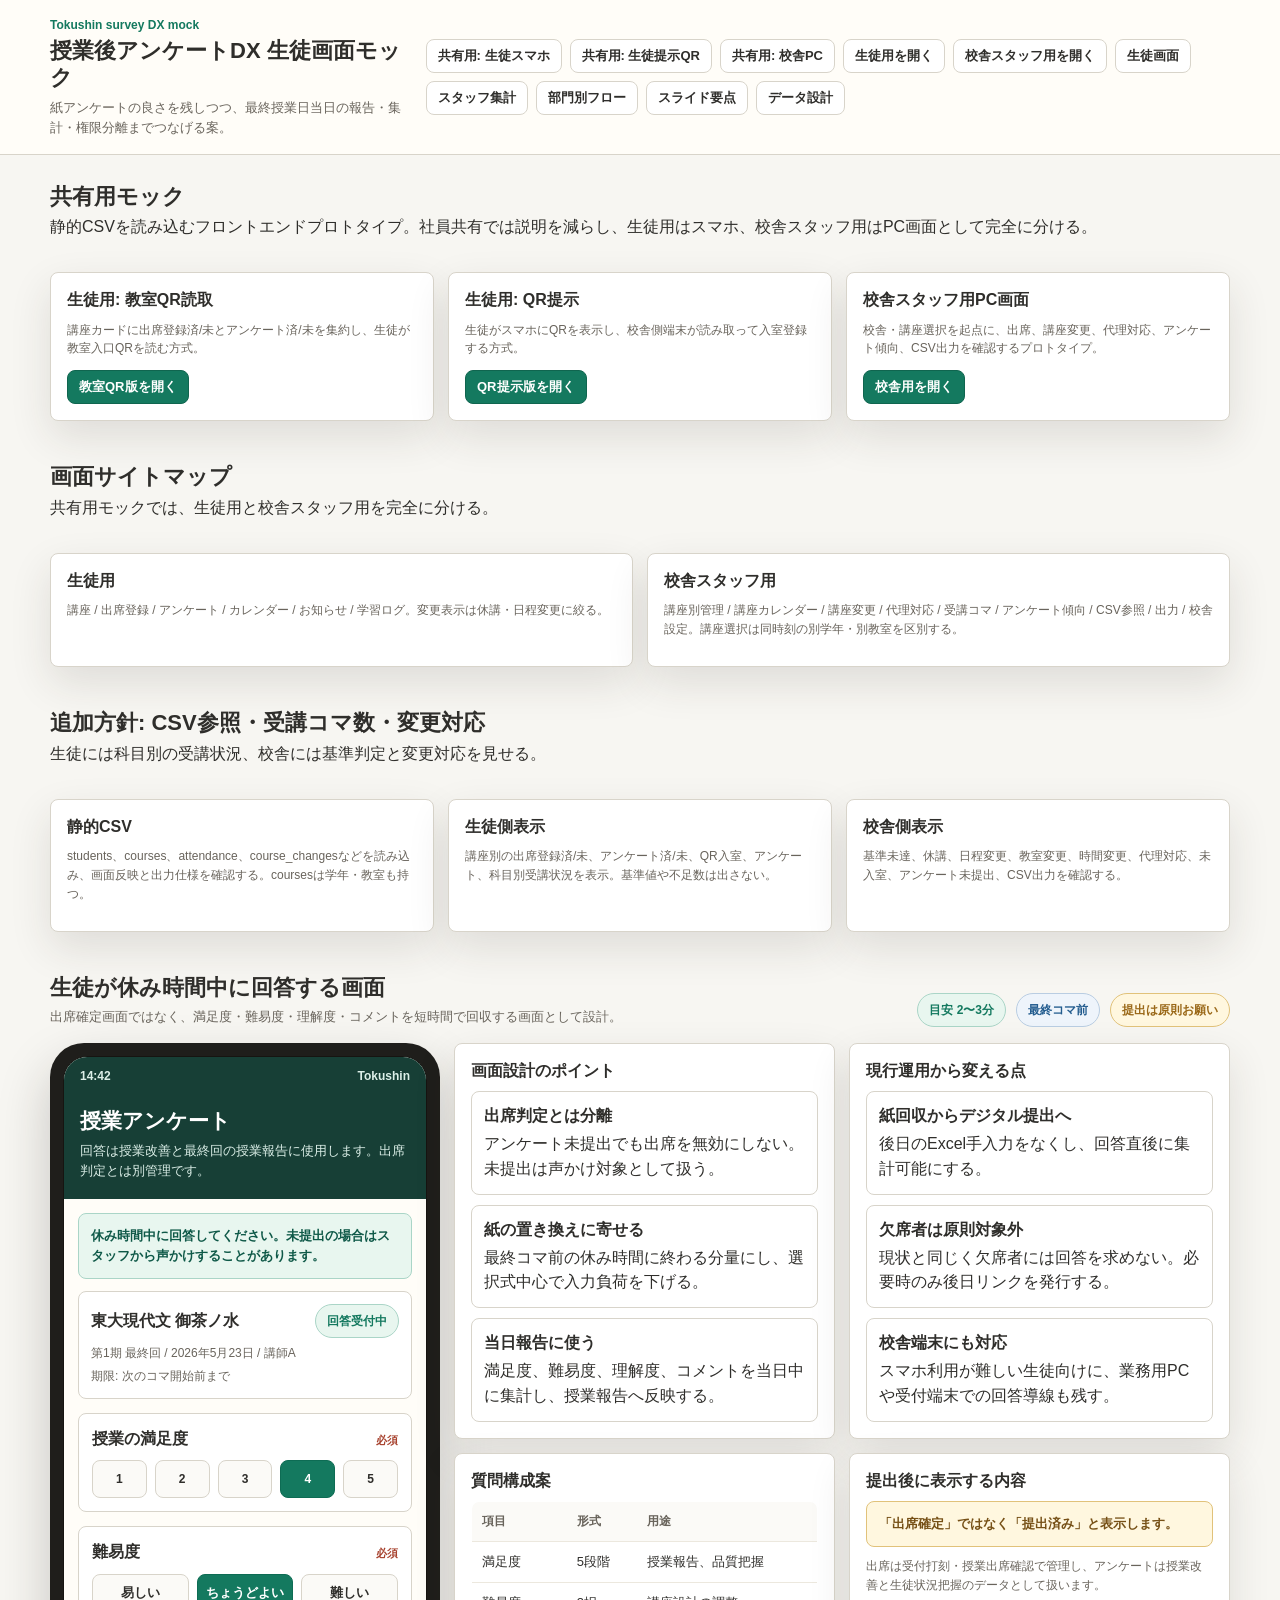
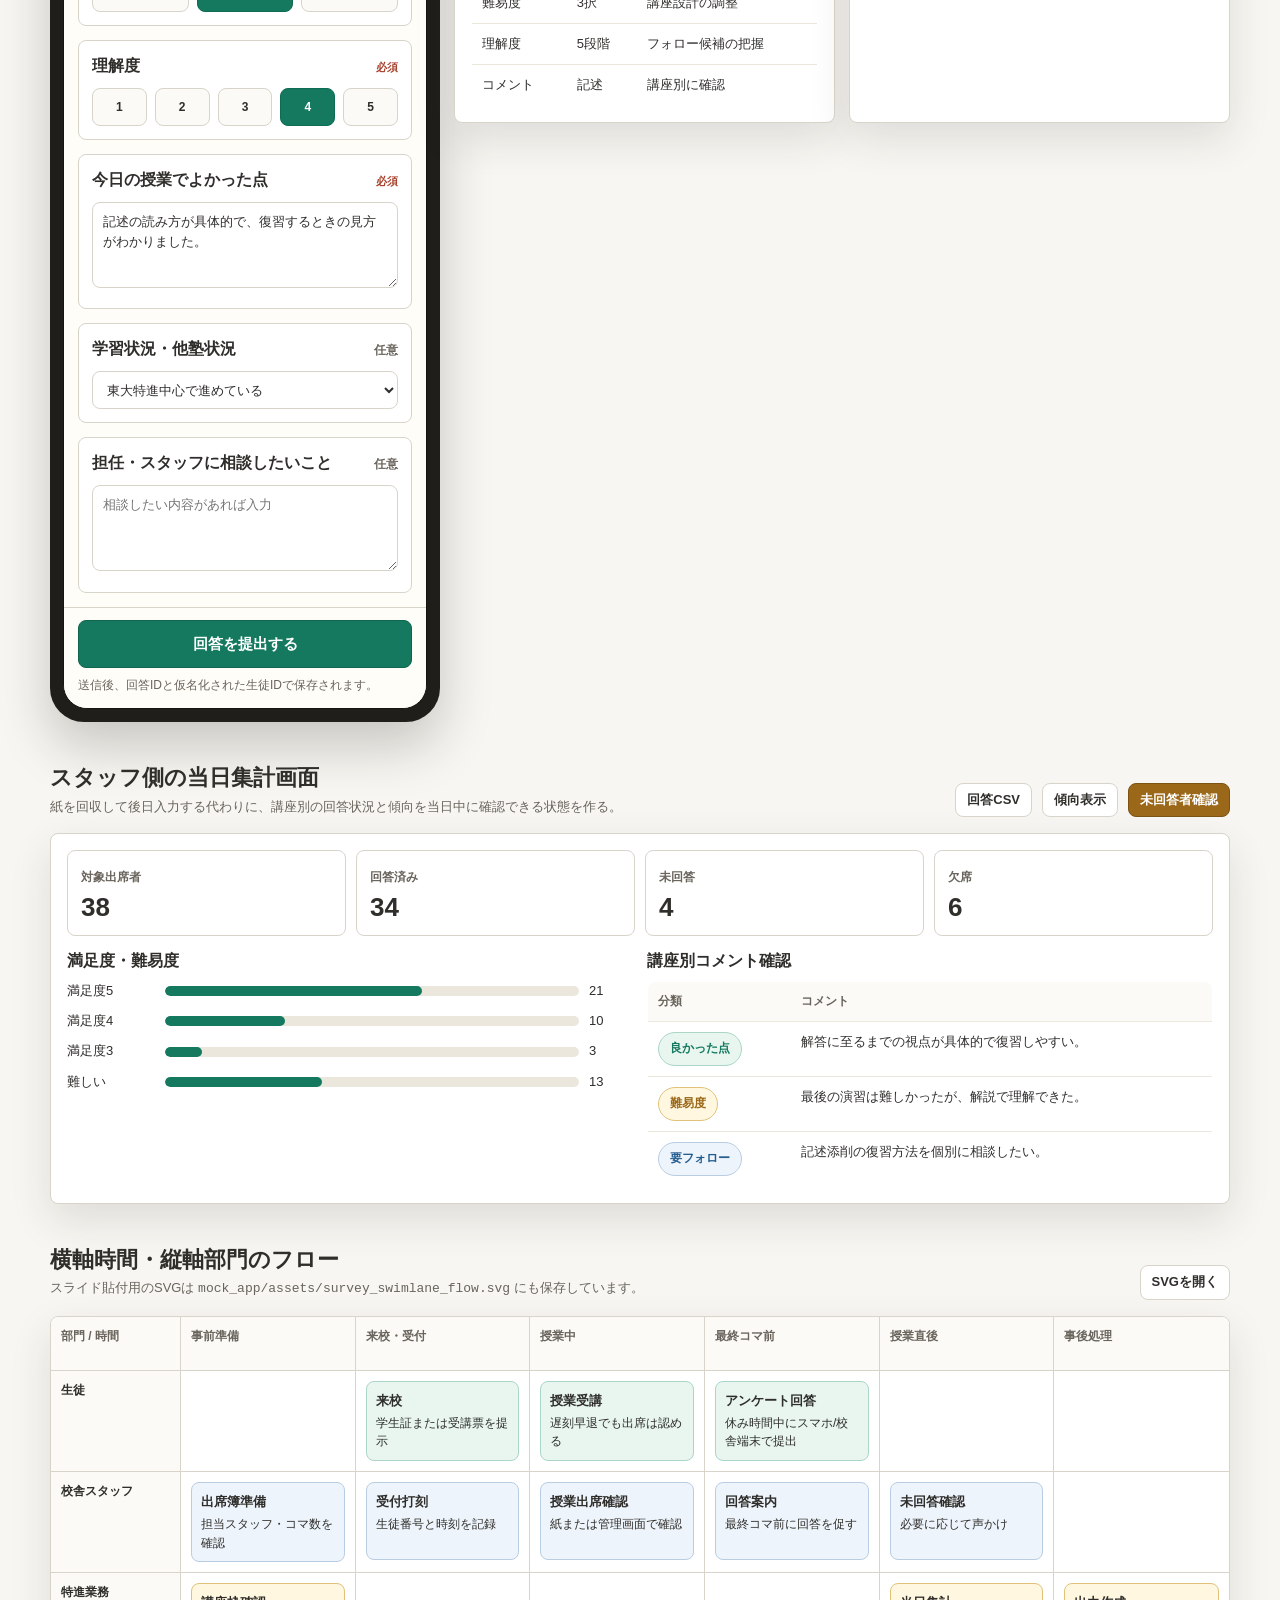
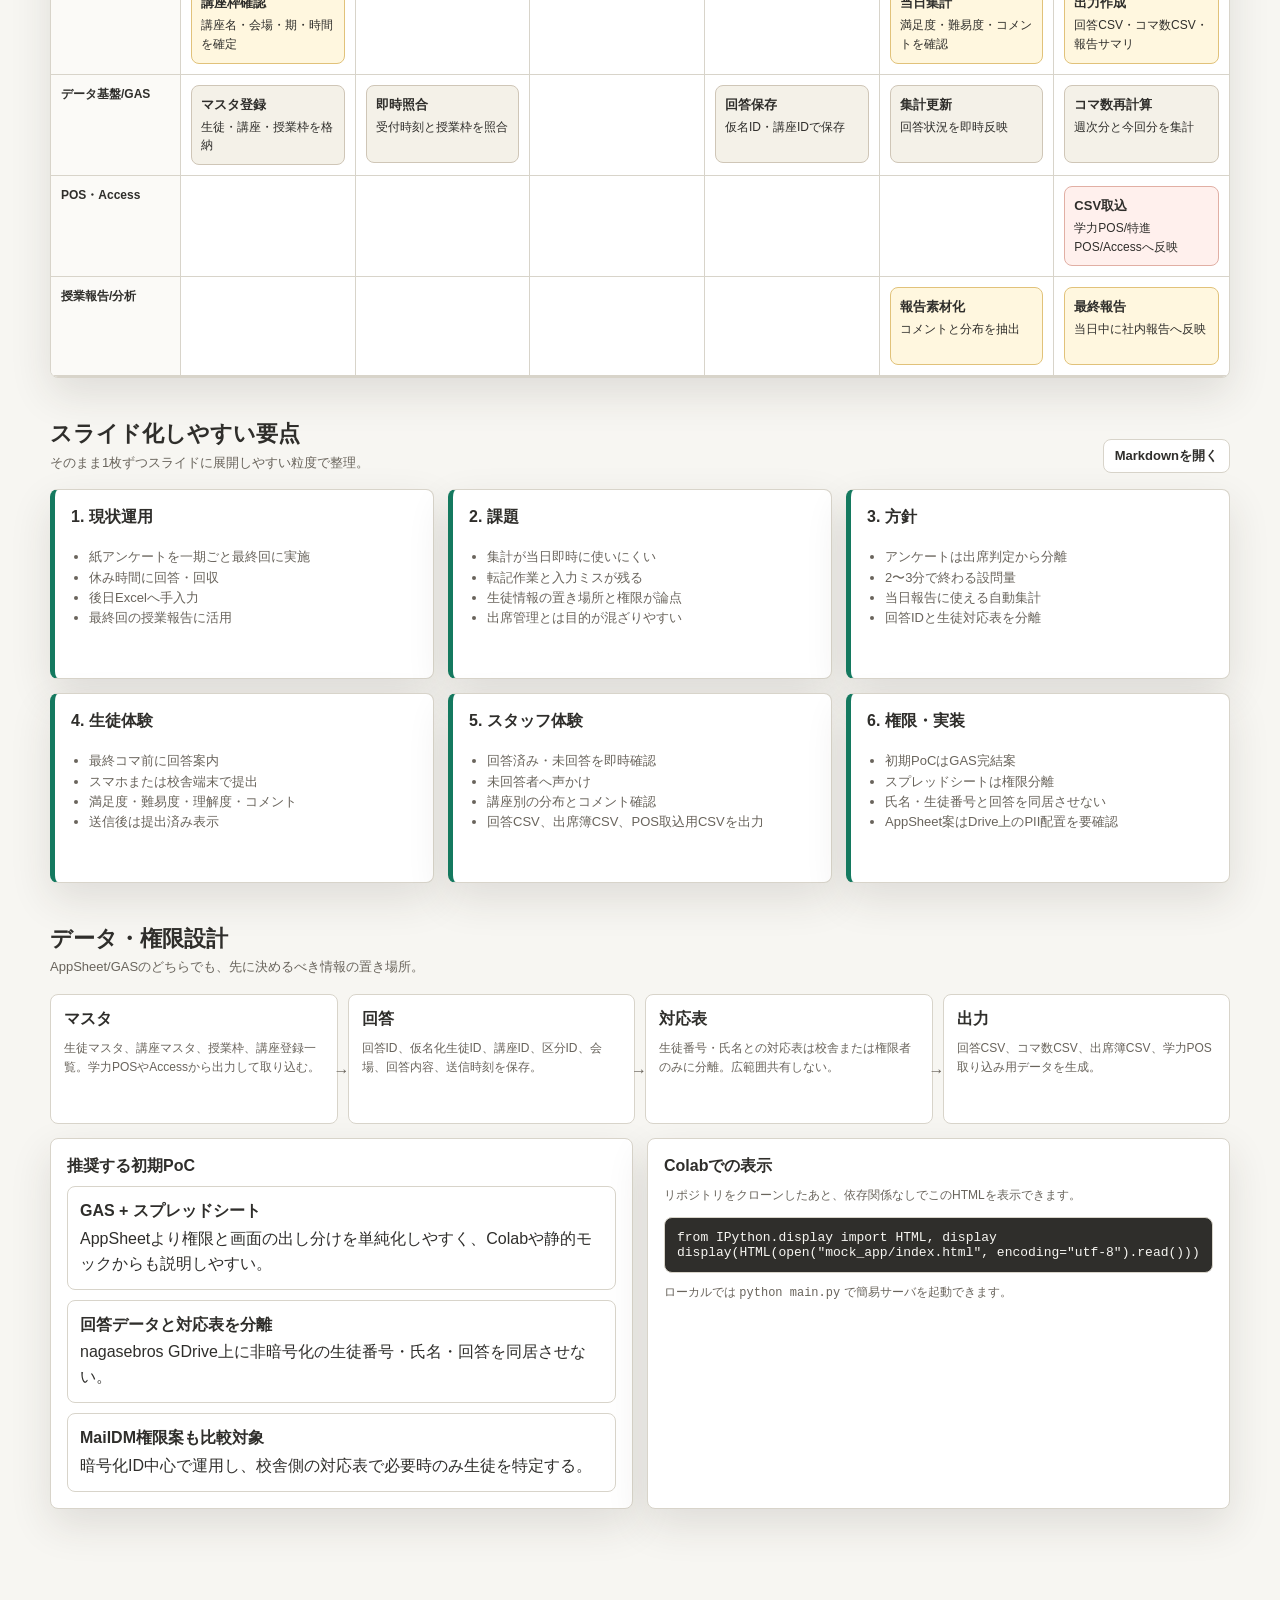
<file: mock_app/index.html>
<!doctype html>
<html lang="ja">
<head>
  <meta charset="utf-8">
  <meta name="viewport" content="width=device-width, initial-scale=1">
  <title>授業後アンケートDX 生徒画面モック</title>
  <style>
    :root {
      --bg: #f7f6f2;
      --paper: #fffdf8;
      --panel: #ffffff;
      --line: #d8d4ca;
      --text: #2f2e2b;
      --muted: #69645c;
      --deep: #173f36;
      --green: #14795f;
      --green-bg: #e8f6ef;
      --blue: #245d8f;
      --blue-bg: #eef4fb;
      --amber: #9a6818;
      --amber-bg: #fff7df;
      --red: #a7422e;
      --red-bg: #fff0ed;
      --shadow: 0 16px 42px rgba(48, 43, 35, 0.12);
    }

    * {
      box-sizing: border-box;
    }

    html {
      scroll-behavior: smooth;
    }

    body {
      margin: 0;
      background: var(--bg);
      color: var(--text);
      font-family: -apple-system, BlinkMacSystemFont, "Hiragino Sans", "Yu Gothic", "Segoe UI", sans-serif;
      line-height: 1.55;
      letter-spacing: 0;
    }

    a {
      color: inherit;
    }

    .wrap {
      width: min(1180px, calc(100% - 32px));
      margin: 0 auto;
    }

    header {
      position: sticky;
      top: 0;
      z-index: 10;
      border-bottom: 1px solid var(--line);
      background: rgba(255, 253, 248, 0.94);
      backdrop-filter: blur(12px);
    }

    .topbar {
      display: flex;
      align-items: center;
      justify-content: space-between;
      gap: 16px;
      padding: 16px 0;
    }

    .brand {
      display: grid;
      gap: 2px;
    }

    .eyebrow {
      color: var(--green);
      font-size: 12px;
      font-weight: 800;
    }

    h1,
    h2,
    h3,
    p {
      margin-top: 0;
    }

    h1 {
      margin-bottom: 0;
      font-size: 22px;
      line-height: 1.25;
    }

    .subtitle {
      margin: 4px 0 0;
      color: var(--muted);
      font-size: 13px;
    }

    nav {
      display: flex;
      gap: 8px;
      flex-wrap: wrap;
    }

    .tab,
    .chip,
    button,
    .button {
      display: inline-flex;
      align-items: center;
      justify-content: center;
      min-height: 34px;
      border: 1px solid var(--line);
      border-radius: 8px;
      background: var(--panel);
      color: var(--text);
      padding: 6px 11px;
      font: inherit;
      font-size: 13px;
      font-weight: 750;
      text-decoration: none;
    }

    .tab {
      white-space: nowrap;
    }

    .chip {
      border-radius: 999px;
      color: var(--muted);
      font-size: 12px;
      background: #fff;
    }

    .chip.green {
      color: var(--green);
      border-color: #aad5c7;
      background: var(--green-bg);
    }

    .chip.blue {
      color: var(--blue);
      border-color: #b9cde2;
      background: var(--blue-bg);
    }

    .chip.amber {
      color: var(--amber);
      border-color: #e1c27a;
      background: var(--amber-bg);
    }

    .chip.red {
      color: var(--red);
      border-color: #e1afa4;
      background: var(--red-bg);
    }

    button,
    .button {
      border-color: #10654f;
      background: var(--green);
      color: #fff;
      cursor: pointer;
    }

    button.secondary,
    .button.secondary {
      border-color: var(--line);
      background: #fff;
      color: var(--text);
    }

    button.amber,
    .button.amber {
      border-color: #7d5315;
      background: var(--amber);
      color: #fff;
    }

    main {
      padding: 28px 0 64px;
    }

    section {
      margin-bottom: 42px;
    }

    .section-head {
      display: flex;
      align-items: end;
      justify-content: space-between;
      gap: 16px;
      margin-bottom: 16px;
    }

    h2 {
      margin-bottom: 4px;
      font-size: 22px;
      line-height: 1.3;
    }

    h3 {
      margin-bottom: 10px;
      font-size: 16px;
      line-height: 1.35;
    }

    .grid {
      display: grid;
      gap: 14px;
    }

    .two {
      grid-template-columns: repeat(2, minmax(0, 1fr));
    }

    .three {
      grid-template-columns: repeat(3, minmax(0, 1fr));
    }

    .hero-grid {
      grid-template-columns: 390px minmax(0, 1fr);
      align-items: start;
    }

    .card {
      border: 1px solid var(--line);
      border-radius: 8px;
      background: var(--panel);
      box-shadow: var(--shadow);
      padding: 16px;
    }

    .card.flat {
      box-shadow: none;
    }

    .phone-shell {
      width: 390px;
      max-width: 100%;
      border-radius: 34px;
      background: #1f1e1b;
      padding: 13px;
      box-shadow: 0 24px 52px rgba(33, 29, 22, 0.22);
    }

    .phone-screen {
      min-height: 760px;
      overflow: hidden;
      border: 1px solid #161411;
      border-radius: 24px;
      background: var(--paper);
    }

    .phone-status {
      display: flex;
      justify-content: space-between;
      gap: 10px;
      padding: 10px 16px 8px;
      background: var(--deep);
      color: #dcefe8;
      font-size: 12px;
      font-weight: 700;
    }

    .phone-header {
      padding: 14px 16px 18px;
      background: var(--deep);
      color: #fff;
    }

    .phone-header h2 {
      margin-bottom: 6px;
      color: #fff;
      font-size: 21px;
    }

    .phone-header p {
      margin-bottom: 0;
      color: #dcefe8;
      font-size: 13px;
    }

    .phone-body {
      padding: 14px;
    }

    .notice {
      padding: 12px;
      border: 1px solid #aad5c7;
      border-radius: 8px;
      background: var(--green-bg);
      color: #0f5948;
      font-size: 13px;
      font-weight: 750;
    }

    .notice.amber {
      border-color: #e1c27a;
      background: var(--amber-bg);
      color: #765016;
    }

    .course-card {
      margin-top: 12px;
      padding: 12px;
      border: 1px solid var(--line);
      border-radius: 8px;
      background: #fff;
    }

    .row {
      display: flex;
      align-items: center;
      justify-content: space-between;
      gap: 10px;
    }

    .meta {
      color: var(--muted);
      font-size: 12px;
    }

    .question {
      margin-top: 14px;
      padding: 13px;
      border: 1px solid var(--line);
      border-radius: 8px;
      background: #fff;
    }

    .question-title {
      display: flex;
      align-items: baseline;
      justify-content: space-between;
      gap: 10px;
      margin-bottom: 9px;
      font-weight: 800;
    }

    .required {
      color: var(--red);
      font-size: 11px;
      font-weight: 800;
    }

    .segmented,
    .rating {
      display: grid;
      gap: 8px;
    }

    .segmented {
      grid-template-columns: repeat(3, minmax(0, 1fr));
    }

    .rating {
      grid-template-columns: repeat(5, minmax(0, 1fr));
    }

    .choice {
      min-height: 38px;
      border: 1px solid var(--line);
      border-radius: 8px;
      background: #fbfaf7;
      color: var(--text);
      padding: 7px 8px;
      font-size: 13px;
      font-weight: 750;
    }

    .choice.selected {
      border-color: #0e6c54;
      background: var(--green);
      color: #fff;
    }

    .choice.small {
      font-size: 12px;
    }

    textarea,
    input,
    select {
      width: 100%;
      min-height: 38px;
      border: 1px solid var(--line);
      border-radius: 8px;
      background: #fff;
      color: var(--text);
      padding: 9px 10px;
      font: inherit;
      font-size: 13px;
    }

    textarea {
      min-height: 86px;
      resize: vertical;
    }

    .submit-area {
      position: sticky;
      bottom: 0;
      margin: 14px -14px -14px;
      padding: 12px 14px 14px;
      border-top: 1px solid var(--line);
      background: rgba(255, 253, 248, 0.96);
      backdrop-filter: blur(10px);
    }

    .submit-area button {
      width: 100%;
      min-height: 48px;
      font-size: 15px;
    }

    .done-state {
      display: none;
      padding: 16px;
      border: 1px solid #aad5c7;
      border-radius: 8px;
      background: var(--green-bg);
      color: #0f5948;
    }

    .done-state.visible {
      display: block;
    }

    .hidden-after-submit.submitted {
      display: none;
    }

    .feature-list {
      display: grid;
      gap: 10px;
      margin: 0;
      padding: 0;
      list-style: none;
    }

    .feature-list li {
      padding: 12px;
      border: 1px solid var(--line);
      border-radius: 8px;
      background: #fff;
    }

    .feature-list strong {
      display: block;
      margin-bottom: 3px;
    }

    .stats {
      display: grid;
      grid-template-columns: repeat(4, minmax(0, 1fr));
      gap: 10px;
      margin-bottom: 14px;
    }

    .stat {
      padding: 13px;
      border: 1px solid var(--line);
      border-radius: 8px;
      background: #fff;
    }

    .stat span {
      color: var(--muted);
      font-size: 12px;
      font-weight: 750;
    }

    .stat strong {
      display: block;
      margin-top: 4px;
      font-size: 26px;
      line-height: 1.1;
    }

    .bar-list {
      display: grid;
      gap: 10px;
    }

    .bar-row {
      display: grid;
      grid-template-columns: 88px minmax(0, 1fr) 44px;
      gap: 10px;
      align-items: center;
      font-size: 13px;
    }

    .bar {
      height: 10px;
      overflow: hidden;
      border-radius: 999px;
      background: #ebe7dd;
    }

    .bar span {
      display: block;
      height: 100%;
      border-radius: 999px;
      background: var(--green);
    }

    table {
      width: 100%;
      border-collapse: collapse;
      overflow: hidden;
      border: 1px solid var(--line);
      border-radius: 8px;
      background: #fff;
      font-size: 13px;
    }

    th,
    td {
      padding: 10px;
      border-bottom: 1px solid #ece8de;
      text-align: left;
      vertical-align: top;
    }

    th {
      color: var(--muted);
      background: #fbfaf7;
      font-size: 12px;
      white-space: nowrap;
    }

    tr:last-child td {
      border-bottom: 0;
    }

    .flow-board {
      overflow-x: auto;
      border: 1px solid var(--line);
      border-radius: 8px;
      background: #fff;
      box-shadow: var(--shadow);
    }

    .timeline {
      min-width: 1040px;
      display: grid;
      grid-template-columns: 130px repeat(6, 1fr);
      border-bottom: 1px solid var(--line);
    }

    .timeline > div {
      min-height: 54px;
      padding: 10px;
      border-right: 1px solid var(--line);
      border-bottom: 1px solid var(--line);
      font-size: 12px;
    }

    .timeline > div:nth-child(7n) {
      border-right: 0;
    }

    .time-head,
    .dept {
      background: #fbfaf7;
      color: var(--muted);
      font-weight: 850;
    }

    .dept {
      color: var(--text);
      font-size: 13px;
    }

    .flow-card {
      min-height: 78px;
      border-radius: 8px;
      border: 1px solid var(--line);
      background: #fff;
      padding: 9px;
    }

    .flow-card strong {
      display: block;
      margin-bottom: 3px;
      font-size: 13px;
    }

    .flow-card.student {
      border-color: #aad5c7;
      background: var(--green-bg);
    }

    .flow-card.school {
      border-color: #b9cde2;
      background: var(--blue-bg);
    }

    .flow-card.ops {
      border-color: #e1c27a;
      background: var(--amber-bg);
    }

    .flow-card.data {
      border-color: #cfc6b7;
      background: #f4f1e8;
    }

    .flow-card.pos {
      border-color: #e1afa4;
      background: var(--red-bg);
    }

    .slide-card {
      min-height: 190px;
      display: grid;
      align-content: start;
      gap: 10px;
      border-left: 5px solid var(--green);
    }

    .slide-card ul {
      margin: 0;
      padding-left: 18px;
      color: var(--muted);
      font-size: 13px;
    }

    .architecture {
      display: grid;
      grid-template-columns: repeat(4, minmax(0, 1fr));
      gap: 10px;
    }

    .arch-item {
      position: relative;
      min-height: 130px;
      padding: 13px;
      border: 1px solid var(--line);
      border-radius: 8px;
      background: #fff;
    }

    .arch-item::after {
      content: "→";
      position: absolute;
      top: 50%;
      right: -13px;
      color: var(--muted);
      font-weight: 900;
    }

    .arch-item:last-child::after {
      content: "";
    }

    .code {
      display: block;
      overflow-x: auto;
      border: 1px solid #d8d4ca;
      border-radius: 8px;
      background: #2f2e2b;
      color: #f7f6f2;
      padding: 12px;
      font: 13px ui-monospace, SFMono-Regular, Menlo, Consolas, monospace;
      white-space: pre;
    }

    @media (max-width: 980px) {
      .topbar,
      .section-head {
        align-items: stretch;
        flex-direction: column;
      }

      nav {
        overflow-x: auto;
        flex-wrap: nowrap;
        padding-bottom: 4px;
      }

      .hero-grid,
      .two,
      .three,
      .stats,
      .architecture {
        grid-template-columns: 1fr;
      }

      .phone-shell {
        width: 100%;
      }

      .arch-item::after {
        content: "";
      }
    }

    @media (max-width: 640px) {
      .wrap {
        width: min(100% - 20px, 1180px);
      }

      h1 {
        font-size: 19px;
      }

      .phone-screen {
        min-height: 720px;
      }

      .rating {
        grid-template-columns: repeat(5, 1fr);
      }

      .segmented {
        grid-template-columns: 1fr;
      }

      table {
        display: block;
        overflow-x: auto;
        white-space: nowrap;
      }
    }
  </style>
</head>
<body>
  <header>
    <div class="wrap topbar">
      <div class="brand">
        <span class="eyebrow">Tokushin survey DX mock</span>
        <h1>授業後アンケートDX 生徒画面モック</h1>
        <p class="subtitle">紙アンケートの良さを残しつつ、最終授業日当日の報告・集計・権限分離までつなげる案。</p>
      </div>
      <nav aria-label="ページ内ナビゲーション">
        <a class="tab" href="student_app.html">共有用: 生徒スマホ</a>
        <a class="tab" href="student_staff_scan_app.html">共有用: 生徒提示QR</a>
        <a class="tab" href="staff_app.html">共有用: 校舎PC</a>
        <a class="tab" href="student.html">生徒用を開く</a>
        <a class="tab" href="staff.html">校舎スタッフ用を開く</a>
        <a class="tab" href="#student">生徒画面</a>
        <a class="tab" href="#staff">スタッフ集計</a>
        <a class="tab" href="#flow">部門別フロー</a>
        <a class="tab" href="#slides">スライド要点</a>
        <a class="tab" href="#data">データ設計</a>
      </nav>
    </div>
  </header>

  <main class="wrap">
    <section id="share">
      <div class="section-head">
        <div>
          <h2>共有用モック</h2>
          <p class="section-note">静的CSVを読み込むフロントエンドプロトタイプ。社員共有では説明を減らし、生徒用はスマホ、校舎スタッフ用はPC画面として完全に分ける。</p>
        </div>
      </div>
      <div class="grid three">
        <article class="card">
          <h3>生徒用: 教室QR読取</h3>
          <p class="meta">講座カードに出席登録済/未とアンケート済/未を集約し、生徒が教室入口QRを読む方式。</p>
          <a class="button" href="student_app.html">教室QR版を開く</a>
        </article>
        <article class="card">
          <h3>生徒用: QR提示</h3>
          <p class="meta">生徒がスマホにQRを表示し、校舎側端末が読み取って入室登録する方式。</p>
          <a class="button" href="student_staff_scan_app.html">QR提示版を開く</a>
        </article>
        <article class="card">
          <h3>校舎スタッフ用PC画面</h3>
          <p class="meta">校舎・講座選択を起点に、出席、講座変更、代理対応、アンケート傾向、CSV出力を確認するプロトタイプ。</p>
          <a class="button" href="staff_app.html">校舎用を開く</a>
        </article>
      </div>
    </section>

    <section id="sitemap">
      <div class="section-head">
        <div>
          <h2>画面サイトマップ</h2>
          <p class="section-note">共有用モックでは、生徒用と校舎スタッフ用を完全に分ける。</p>
        </div>
      </div>
      <div class="grid two">
        <article class="card">
          <h3>生徒用</h3>
          <p class="meta">講座 / 出席登録 / アンケート / カレンダー / お知らせ / 学習ログ。変更表示は休講・日程変更に絞る。</p>
        </article>
        <article class="card">
          <h3>校舎スタッフ用</h3>
          <p class="meta">講座別管理 / 講座カレンダー / 講座変更 / 代理対応 / 受講コマ / アンケート傾向 / CSV参照 / 出力 / 校舎設定。講座選択は同時刻の別学年・別教室を区別する。</p>
        </article>
      </div>
    </section>

    <section id="course-count">
      <div class="section-head">
        <div>
          <h2>追加方針: CSV参照・受講コマ数・変更対応</h2>
          <p class="section-note">生徒には科目別の受講状況、校舎には基準判定と変更対応を見せる。</p>
        </div>
      </div>
      <div class="grid three">
        <article class="card">
          <h3>静的CSV</h3>
          <p class="meta">students、courses、attendance、course_changesなどを読み込み、画面反映と出力仕様を確認する。coursesは学年・教室も持つ。</p>
        </article>
        <article class="card">
          <h3>生徒側表示</h3>
          <p class="meta">講座別の出席登録済/未、アンケート済/未、QR入室、アンケート、科目別受講状況を表示。基準値や不足数は出さない。</p>
        </article>
        <article class="card">
          <h3>校舎側表示</h3>
          <p class="meta">基準未達、休講、日程変更、教室変更、時間変更、代理対応、未入室、アンケート未提出、CSV出力を確認する。</p>
        </article>
      </div>
    </section>

    <section id="student">
      <div class="section-head">
        <div>
          <h2>生徒が休み時間中に回答する画面</h2>
          <p class="subtitle">出席確定画面ではなく、満足度・難易度・理解度・コメントを短時間で回収する画面として設計。</p>
        </div>
        <div class="row" style="justify-content:start; flex-wrap:wrap">
          <span class="chip green">目安 2〜3分</span>
          <span class="chip blue">最終コマ前</span>
          <span class="chip amber">提出は原則お願い</span>
        </div>
      </div>

      <div class="grid hero-grid">
        <div class="phone-shell" aria-label="スマートフォン画面モック">
          <div class="phone-screen">
            <div class="phone-status">
              <span>14:42</span>
              <span>Tokushin</span>
            </div>
            <div class="phone-header">
              <h2>授業アンケート</h2>
              <p>回答は授業改善と最終回の授業報告に使用します。出席判定とは別管理です。</p>
            </div>
            <div class="phone-body">
              <div id="doneState" class="done-state">
                <strong>提出済みです</strong>
                <p class="meta" style="margin:6px 0 0">回答ありがとうございました。出席状況は受付・授業出席の記録で確認されます。</p>
              </div>

              <div id="surveyForm" class="hidden-after-submit">
                <div class="notice">
                  休み時間中に回答してください。未提出の場合はスタッフから声かけすることがあります。
                </div>

                <div class="course-card">
                  <div class="row">
                    <strong>東大現代文 御茶ノ水</strong>
                    <span class="chip green">回答受付中</span>
                  </div>
                  <p class="meta" style="margin:6px 0 0">第1期 最終回 / 2026年5月23日 / 講師A</p>
                  <p class="meta" style="margin:4px 0 0">期限: 次のコマ開始前まで</p>
                </div>

                <div class="question">
                  <div class="question-title">
                    <span>授業の満足度</span>
                    <span class="required">必須</span>
                  </div>
                  <div class="rating" data-choice-group="satisfaction">
                    <button class="choice small" type="button">1</button>
                    <button class="choice small" type="button">2</button>
                    <button class="choice small" type="button">3</button>
                    <button class="choice small selected" type="button">4</button>
                    <button class="choice small" type="button">5</button>
                  </div>
                </div>

                <div class="question">
                  <div class="question-title">
                    <span>難易度</span>
                    <span class="required">必須</span>
                  </div>
                  <div class="segmented" data-choice-group="difficulty">
                    <button class="choice" type="button">易しい</button>
                    <button class="choice selected" type="button">ちょうどよい</button>
                    <button class="choice" type="button">難しい</button>
                  </div>
                </div>

                <div class="question">
                  <div class="question-title">
                    <span>理解度</span>
                    <span class="required">必須</span>
                  </div>
                  <div class="rating" data-choice-group="understanding">
                    <button class="choice small" type="button">1</button>
                    <button class="choice small" type="button">2</button>
                    <button class="choice small" type="button">3</button>
                    <button class="choice small selected" type="button">4</button>
                    <button class="choice small" type="button">5</button>
                  </div>
                </div>

                <div class="question">
                  <div class="question-title">
                    <span>今日の授業でよかった点</span>
                    <span class="required">必須</span>
                  </div>
                  <textarea aria-label="今日の授業でよかった点">記述の読み方が具体的で、復習するときの見方がわかりました。</textarea>
                </div>

                <div class="question">
                  <div class="question-title">
                    <span>学習状況・他塾状況</span>
                    <span class="meta">任意</span>
                  </div>
                  <select aria-label="学習状況・他塾状況">
                    <option>東大特進中心で進めている</option>
                    <option>他塾と併用している</option>
                    <option>学校中心で進めている</option>
                    <option>まだ決めていない</option>
                  </select>
                </div>

                <div class="question">
                  <div class="question-title">
                    <span>担任・スタッフに相談したいこと</span>
                    <span class="meta">任意</span>
                  </div>
                  <textarea aria-label="相談したいこと" placeholder="相談したい内容があれば入力"></textarea>
                </div>

                <div class="submit-area">
                  <button id="submitSurvey" type="button">回答を提出する</button>
                  <p class="meta" style="margin:8px 0 0">送信後、回答IDと仮名化された生徒IDで保存されます。</p>
                </div>
              </div>
            </div>
          </div>
        </div>

        <div class="grid two">
          <article class="card">
            <h3>画面設計のポイント</h3>
            <ul class="feature-list">
              <li>
                <strong>出席判定とは分離</strong>
                アンケート未提出でも出席を無効にしない。未提出は声かけ対象として扱う。
              </li>
              <li>
                <strong>紙の置き換えに寄せる</strong>
                最終コマ前の休み時間に終わる分量にし、選択式中心で入力負荷を下げる。
              </li>
              <li>
                <strong>当日報告に使う</strong>
                満足度、難易度、理解度、コメントを当日中に集計し、授業報告へ反映する。
              </li>
            </ul>
          </article>

          <article class="card">
            <h3>現行運用から変える点</h3>
            <ul class="feature-list">
              <li>
                <strong>紙回収からデジタル提出へ</strong>
                後日のExcel手入力をなくし、回答直後に集計可能にする。
              </li>
              <li>
                <strong>欠席者は原則対象外</strong>
                現状と同じく欠席者には回答を求めない。必要時のみ後日リンクを発行する。
              </li>
              <li>
                <strong>校舎端末にも対応</strong>
                スマホ利用が難しい生徒向けに、業務用PCや受付端末での回答導線も残す。
              </li>
            </ul>
          </article>

          <article class="card">
            <h3>質問構成案</h3>
            <table aria-label="質問構成案">
              <thead>
                <tr>
                  <th>項目</th>
                  <th>形式</th>
                  <th>用途</th>
                </tr>
              </thead>
              <tbody>
                <tr>
                  <td>満足度</td>
                  <td>5段階</td>
                  <td>授業報告、品質把握</td>
                </tr>
                <tr>
                  <td>難易度</td>
                  <td>3択</td>
                  <td>講座設計の調整</td>
                </tr>
                <tr>
                  <td>理解度</td>
                  <td>5段階</td>
                  <td>フォロー候補の把握</td>
                </tr>
                <tr>
                  <td>コメント</td>
                  <td>記述</td>
                  <td>講座別に確認</td>
                </tr>
              </tbody>
            </table>
          </article>

          <article class="card">
            <h3>提出後に表示する内容</h3>
            <div class="notice amber">
              「出席確定」ではなく「提出済み」と表示します。
            </div>
            <p class="meta" style="margin:10px 0 0">
              出席は受付打刻・授業出席確認で管理し、アンケートは授業改善と生徒状況把握のデータとして扱います。
            </p>
          </article>
        </div>
      </div>
    </section>

    <section id="staff">
      <div class="section-head">
        <div>
          <h2>スタッフ側の当日集計画面</h2>
          <p class="subtitle">紙を回収して後日入力する代わりに、講座別の回答状況と傾向を当日中に確認できる状態を作る。</p>
        </div>
        <div class="row" style="justify-content:start; flex-wrap:wrap">
          <button class="secondary" type="button">回答CSV</button>
          <button class="secondary" type="button">傾向表示</button>
          <button class="amber" type="button">未回答者確認</button>
        </div>
      </div>

      <article class="card">
        <div class="stats">
          <div class="stat">
            <span>対象出席者</span>
            <strong>38</strong>
          </div>
          <div class="stat">
            <span>回答済み</span>
            <strong>34</strong>
          </div>
          <div class="stat">
            <span>未回答</span>
            <strong>4</strong>
          </div>
          <div class="stat">
            <span>欠席</span>
            <strong>6</strong>
          </div>
        </div>

        <div class="grid two">
          <div>
            <h3>満足度・難易度</h3>
            <div class="bar-list" aria-label="満足度分布">
              <div class="bar-row">
                <span>満足度5</span>
                <div class="bar"><span style="width:62%"></span></div>
                <span>21</span>
              </div>
              <div class="bar-row">
                <span>満足度4</span>
                <div class="bar"><span style="width:29%"></span></div>
                <span>10</span>
              </div>
              <div class="bar-row">
                <span>満足度3</span>
                <div class="bar"><span style="width:9%"></span></div>
                <span>3</span>
              </div>
              <div class="bar-row">
                <span>難しい</span>
                <div class="bar"><span style="width:38%"></span></div>
                <span>13</span>
              </div>
            </div>
          </div>

          <div>
            <h3>講座別コメント確認</h3>
            <table aria-label="コメント一覧">
              <thead>
                <tr>
                  <th>分類</th>
                  <th>コメント</th>
                </tr>
              </thead>
              <tbody>
                <tr>
                  <td><span class="chip green">良かった点</span></td>
                  <td>解答に至るまでの視点が具体的で復習しやすい。</td>
                </tr>
                <tr>
                  <td><span class="chip amber">難易度</span></td>
                  <td>最後の演習は難しかったが、解説で理解できた。</td>
                </tr>
                <tr>
                  <td><span class="chip blue">要フォロー</span></td>
                  <td>記述添削の復習方法を個別に相談したい。</td>
                </tr>
              </tbody>
            </table>
          </div>
        </div>
      </article>
    </section>

    <section id="flow">
      <div class="section-head">
        <div>
          <h2>横軸時間・縦軸部門のフロー</h2>
          <p class="subtitle">スライド貼付用のSVGは <code>mock_app/assets/survey_swimlane_flow.svg</code> にも保存しています。</p>
        </div>
        <a class="button secondary" href="assets/survey_swimlane_flow.svg">SVGを開く</a>
      </div>

      <div class="flow-board" aria-label="部門別タイムライン">
        <div class="timeline">
          <div class="time-head">部門 / 時間</div>
          <div class="time-head">事前準備</div>
          <div class="time-head">来校・受付</div>
          <div class="time-head">授業中</div>
          <div class="time-head">最終コマ前</div>
          <div class="time-head">授業直後</div>
          <div class="time-head">事後処理</div>

          <div class="dept">生徒</div>
          <div></div>
          <div><div class="flow-card student"><strong>来校</strong>学生証または受講票を提示</div></div>
          <div><div class="flow-card student"><strong>授業受講</strong>遅刻早退でも出席は認める</div></div>
          <div><div class="flow-card student"><strong>アンケート回答</strong>休み時間中にスマホ/校舎端末で提出</div></div>
          <div></div>
          <div></div>

          <div class="dept">校舎スタッフ</div>
          <div><div class="flow-card school"><strong>出席簿準備</strong>担当スタッフ・コマ数を確認</div></div>
          <div><div class="flow-card school"><strong>受付打刻</strong>生徒番号と時刻を記録</div></div>
          <div><div class="flow-card school"><strong>授業出席確認</strong>紙または管理画面で確認</div></div>
          <div><div class="flow-card school"><strong>回答案内</strong>最終コマ前に回答を促す</div></div>
          <div><div class="flow-card school"><strong>未回答確認</strong>必要に応じて声かけ</div></div>
          <div></div>

          <div class="dept">特進業務</div>
          <div><div class="flow-card ops"><strong>講座枠確認</strong>講座名・会場・期・時間を確定</div></div>
          <div></div>
          <div></div>
          <div></div>
          <div><div class="flow-card ops"><strong>当日集計</strong>満足度・難易度・コメントを確認</div></div>
          <div><div class="flow-card ops"><strong>出力作成</strong>回答CSV・コマ数CSV・報告サマリ</div></div>

          <div class="dept">データ基盤/GAS</div>
          <div><div class="flow-card data"><strong>マスタ登録</strong>生徒・講座・授業枠を格納</div></div>
          <div><div class="flow-card data"><strong>即時照合</strong>受付時刻と授業枠を照合</div></div>
          <div></div>
          <div><div class="flow-card data"><strong>回答保存</strong>仮名ID・講座IDで保存</div></div>
          <div><div class="flow-card data"><strong>集計更新</strong>回答状況を即時反映</div></div>
          <div><div class="flow-card data"><strong>コマ数再計算</strong>週次分と今回分を集計</div></div>

          <div class="dept">POS・Access</div>
          <div></div>
          <div></div>
          <div></div>
          <div></div>
          <div></div>
          <div><div class="flow-card pos"><strong>CSV取込</strong>学力POS/特進POS/Accessへ反映</div></div>

          <div class="dept">授業報告/分析</div>
          <div></div>
          <div></div>
          <div></div>
          <div></div>
          <div><div class="flow-card ops"><strong>報告素材化</strong>コメントと分布を抽出</div></div>
          <div><div class="flow-card ops"><strong>最終報告</strong>当日中に社内報告へ反映</div></div>
        </div>
      </div>
    </section>

    <section id="slides">
      <div class="section-head">
        <div>
          <h2>スライド化しやすい要点</h2>
          <p class="subtitle">そのまま1枚ずつスライドに展開しやすい粒度で整理。</p>
        </div>
        <a class="button secondary" href="slide_outline.md">Markdownを開く</a>
      </div>

      <div class="grid three">
        <article class="card slide-card">
          <h3>1. 現状運用</h3>
          <ul>
            <li>紙アンケートを一期ごと最終回に実施</li>
            <li>休み時間に回答・回収</li>
            <li>後日Excelへ手入力</li>
            <li>最終回の授業報告に活用</li>
          </ul>
        </article>
        <article class="card slide-card">
          <h3>2. 課題</h3>
          <ul>
            <li>集計が当日即時に使いにくい</li>
            <li>転記作業と入力ミスが残る</li>
            <li>生徒情報の置き場所と権限が論点</li>
            <li>出席管理とは目的が混ざりやすい</li>
          </ul>
        </article>
        <article class="card slide-card">
          <h3>3. 方針</h3>
          <ul>
            <li>アンケートは出席判定から分離</li>
            <li>2〜3分で終わる設問量</li>
            <li>当日報告に使える自動集計</li>
            <li>回答IDと生徒対応表を分離</li>
          </ul>
        </article>
        <article class="card slide-card">
          <h3>4. 生徒体験</h3>
          <ul>
            <li>最終コマ前に回答案内</li>
            <li>スマホまたは校舎端末で提出</li>
            <li>満足度・難易度・理解度・コメント</li>
            <li>送信後は提出済み表示</li>
          </ul>
        </article>
        <article class="card slide-card">
          <h3>5. スタッフ体験</h3>
          <ul>
            <li>回答済み・未回答を即時確認</li>
            <li>未回答者へ声かけ</li>
            <li>講座別の分布とコメント確認</li>
            <li>回答CSV、出席簿CSV、POS取込用CSVを出力</li>
          </ul>
        </article>
        <article class="card slide-card">
          <h3>6. 権限・実装</h3>
          <ul>
            <li>初期PoCはGAS完結案</li>
            <li>スプレッドシートは権限分離</li>
            <li>氏名・生徒番号と回答を同居させない</li>
            <li>AppSheet案はDrive上のPII配置を要確認</li>
          </ul>
        </article>
      </div>
    </section>

    <section id="data">
      <div class="section-head">
        <div>
          <h2>データ・権限設計</h2>
          <p class="subtitle">AppSheet/GASのどちらでも、先に決めるべき情報の置き場所。</p>
        </div>
      </div>

      <div class="architecture">
        <article class="arch-item">
          <h3>マスタ</h3>
          <p class="meta">生徒マスタ、講座マスタ、授業枠、講座登録一覧。学力POSやAccessから出力して取り込む。</p>
        </article>
        <article class="arch-item">
          <h3>回答</h3>
          <p class="meta">回答ID、仮名化生徒ID、講座ID、区分ID、会場、回答内容、送信時刻を保存。</p>
        </article>
        <article class="arch-item">
          <h3>対応表</h3>
          <p class="meta">生徒番号・氏名との対応表は校舎または権限者のみに分離。広範囲共有しない。</p>
        </article>
        <article class="arch-item">
          <h3>出力</h3>
          <p class="meta">回答CSV、コマ数CSV、出席簿CSV、学力POS取り込み用データを生成。</p>
        </article>
      </div>

      <div class="grid two" style="margin-top:14px">
        <article class="card">
          <h3>推奨する初期PoC</h3>
          <ul class="feature-list">
            <li>
              <strong>GAS + スプレッドシート</strong>
              AppSheetより権限と画面の出し分けを単純化しやすく、Colabや静的モックからも説明しやすい。
            </li>
            <li>
              <strong>回答データと対応表を分離</strong>
              nagasebros GDrive上に非暗号化の生徒番号・氏名・回答を同居させない。
            </li>
            <li>
              <strong>MailDM権限案も比較対象</strong>
              暗号化ID中心で運用し、校舎側の対応表で必要時のみ生徒を特定する。
            </li>
          </ul>
        </article>
        <article class="card">
          <h3>Colabでの表示</h3>
          <p class="meta">リポジトリをクローンしたあと、依存関係なしでこのHTMLを表示できます。</p>
          <code class="code">from IPython.display import HTML, display
display(HTML(open("mock_app/index.html", encoding="utf-8").read()))</code>
          <p class="meta" style="margin:10px 0 0">ローカルでは <code>python main.py</code> で簡易サーバを起動できます。</p>
        </article>
      </div>
    </section>
  </main>

  <script>
    const groups = document.querySelectorAll("[data-choice-group]");
    groups.forEach((group) => {
      group.addEventListener("click", (event) => {
        const button = event.target.closest("button");
        if (!button) {
          return;
        }
        group.querySelectorAll("button").forEach((item) => item.classList.remove("selected"));
        button.classList.add("selected");
      });
    });

    const submitButton = document.getElementById("submitSurvey");
    const surveyForm = document.getElementById("surveyForm");
    const doneState = document.getElementById("doneState");

    submitButton.addEventListener("click", () => {
      surveyForm.classList.add("submitted");
      doneState.classList.add("visible");
      doneState.scrollIntoView({ behavior: "smooth", block: "start" });
    });
  </script>
</body>
</html>
</file>
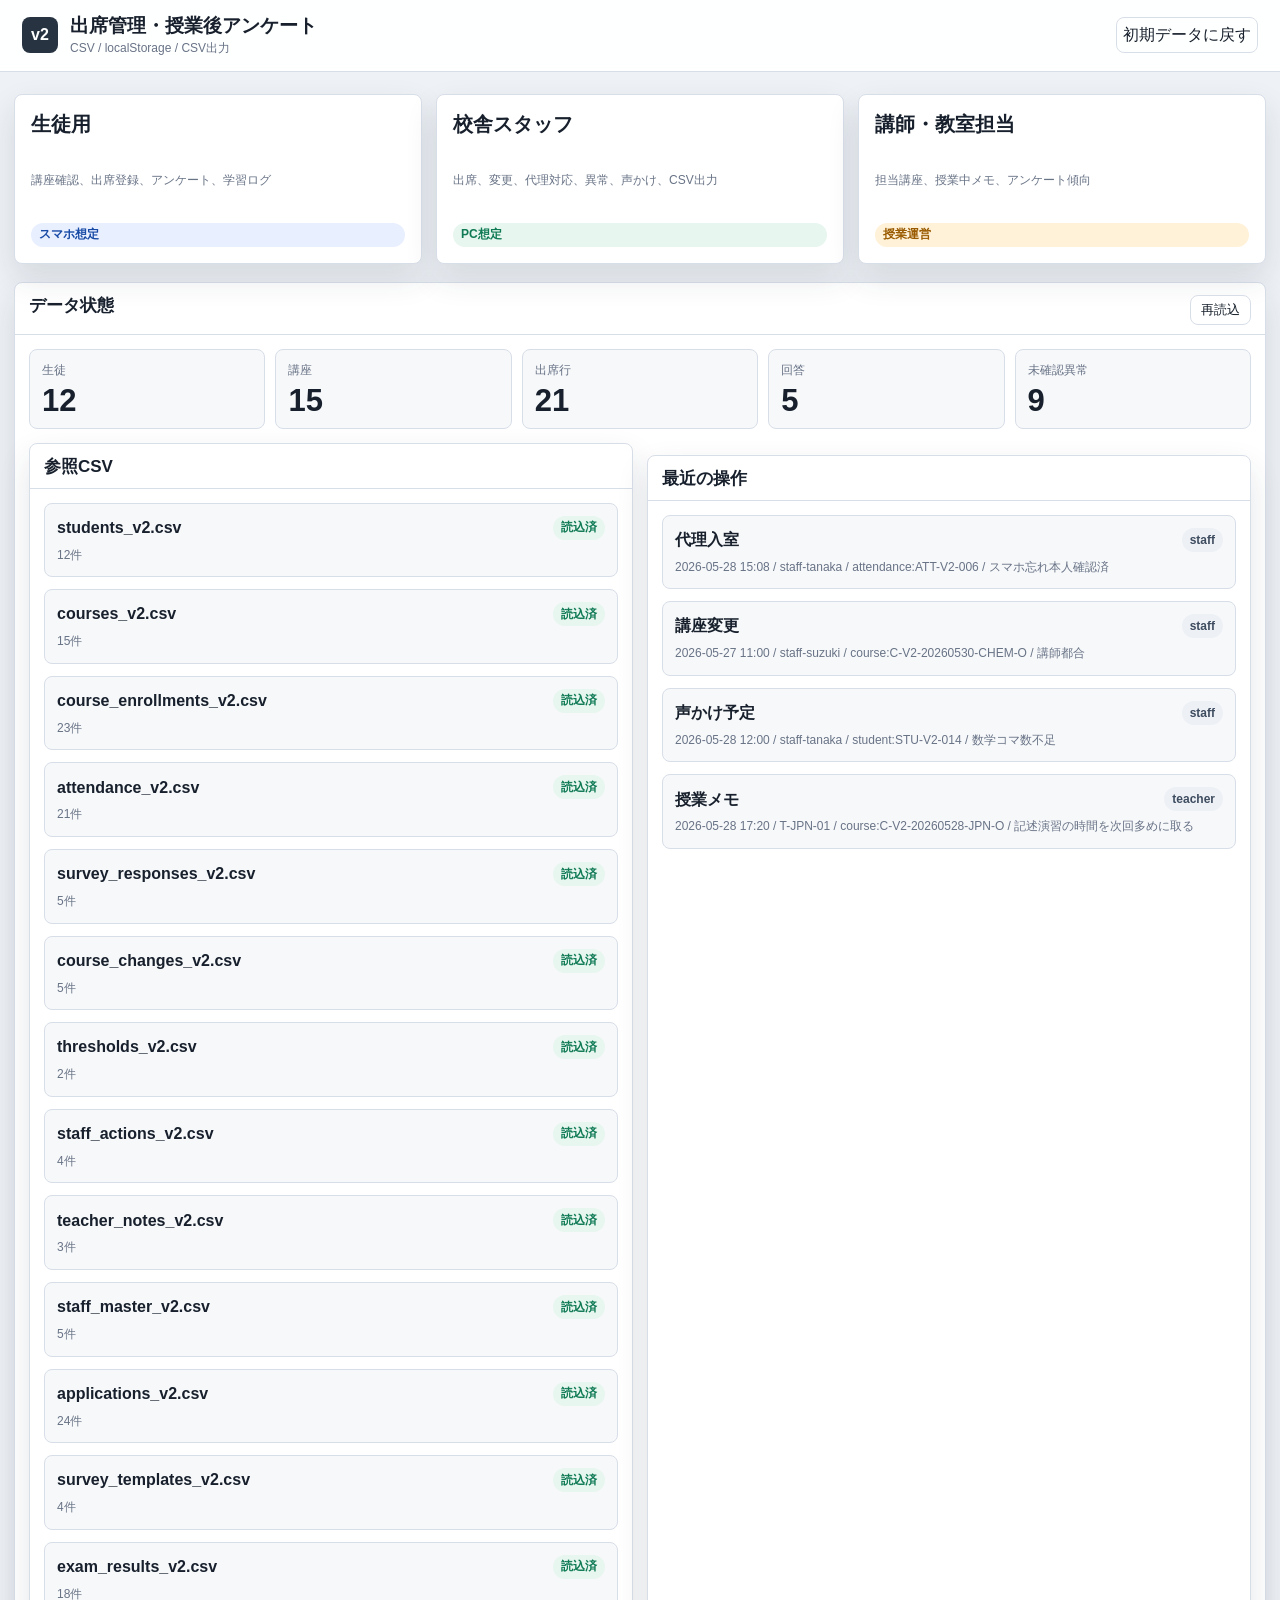
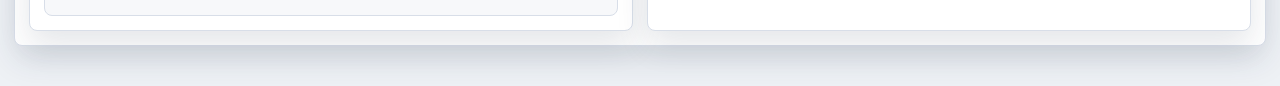
<file: mock_app_v2/index.html>
<!doctype html>
<html lang="ja">
<head>
  <meta charset="utf-8">
  <meta name="viewport" content="width=device-width, initial-scale=1">
  <title>v2 出席管理・授業後アンケート</title>
  <link rel="stylesheet" href="assets/screens_v2.css">
</head>
<body data-app="hub-v2">
  <div class="app-shell">
    <header class="topbar">
      <div class="brand">
        <div class="brand-mark">v2</div>
        <div>
          <h1>出席管理・授業後アンケート</h1>
          <p>CSV / localStorage / CSV出力</p>
        </div>
      </div>
      <div class="top-actions">
        <button class="ghost" type="button" data-reset-state>初期データに戻す</button>
      </div>
    </header>

    <main class="wrap">
      <section class="role-grid" aria-label="ロール選択">
        <a class="role-link" href="student_app_v2.html">
          <strong>生徒用</strong>
          <span class="meta">講座確認、出席登録、アンケート、学習ログ</span>
          <span class="chip blue">スマホ想定</span>
        </a>
        <a class="role-link" href="staff_app_v2.html">
          <strong>校舎スタッフ</strong>
          <span class="meta">出席、変更、代理対応、異常、声かけ、CSV出力</span>
          <span class="chip green">PC想定</span>
        </a>
        <a class="role-link" href="teacher_app_v2.html">
          <strong>講師・教室担当</strong>
          <span class="meta">担当講座、授業中メモ、アンケート傾向</span>
          <span class="chip amber">授業運営</span>
        </a>
      </section>

      <section class="panel" style="margin-top:18px">
        <div class="panel-head">
          <h2>データ状態</h2>
          <div class="actions">
            <button class="small" type="button" id="hubRefresh">再読込</button>
          </div>
        </div>
        <div class="panel-body">
          <div class="metric-grid" id="hubRoleCounts"></div>
          <div class="grid-2" style="margin-top:14px">
            <div class="panel">
              <div class="panel-head"><h3>参照CSV</h3></div>
              <div class="panel-body"><div id="hubDataStatus" class="stack"></div></div>
            </div>
            <div class="panel">
              <div class="panel-head"><h3>最近の操作</h3></div>
              <div class="panel-body"><div id="hubOperationLog" class="stack"></div></div>
            </div>
          </div>
        </div>
      </section>
    </main>
  </div>
  <div class="toast" id="toast"></div>
  <script src="assets/app_v2.js"></script>
</body>
</html>
</file>
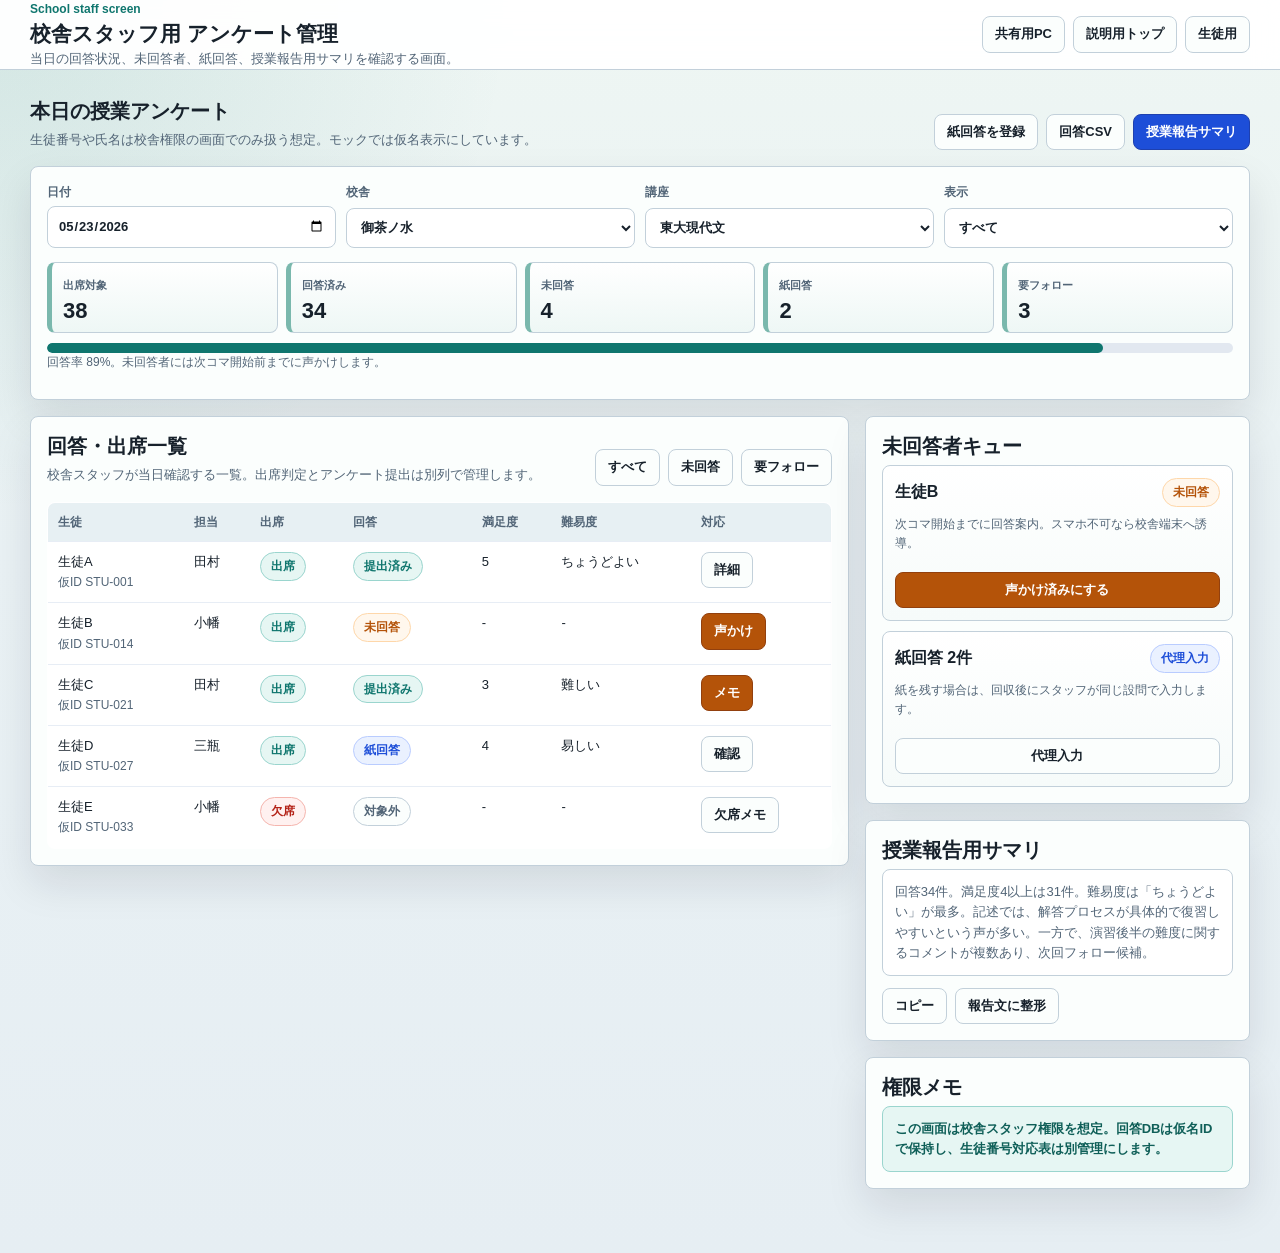
<file: mock_app/staff.html>
<!doctype html>
<html lang="ja">
<head>
  <meta charset="utf-8">
  <meta name="viewport" content="width=device-width, initial-scale=1">
  <title>校舎スタッフ用 アンケート管理</title>
  <link rel="stylesheet" href="assets/screens.css">
</head>
<body>
  <header class="top-nav">
    <div class="wrap top-nav-inner">
      <div class="brand">
        <span class="eyebrow">School staff screen</span>
        <h1>校舎スタッフ用 アンケート管理</h1>
        <p class="subtle">当日の回答状況、未回答者、紙回答、授業報告用サマリを確認する画面。</p>
      </div>
      <nav class="nav-links" aria-label="画面切替">
        <a class="nav-link" href="staff_app.html">共有用PC</a>
        <a class="nav-link" href="index.html">説明用トップ</a>
        <a class="nav-link" href="student.html">生徒用</a>
      </nav>
    </div>
  </header>

  <main class="wrap page">
    <section class="section-head">
      <div>
        <h2>本日の授業アンケート</h2>
        <p class="subtle">生徒番号や氏名は校舎権限の画面でのみ扱う想定。モックでは仮名表示にしています。</p>
      </div>
      <div class="actions">
        <button class="secondary" type="button" data-toast="紙回答の代理入力画面を開く想定です。">紙回答を登録</button>
        <button class="secondary" type="button" data-toast="回答CSVを書き出す想定です。">回答CSV</button>
        <button class="blue" type="button" data-toast="授業報告用の要約を作成しました。">授業報告サマリ</button>
      </div>
    </section>

    <section class="card">
      <div class="filters" aria-label="絞り込み">
        <label>
          日付
          <input type="date" value="2026-05-23">
        </label>
        <label>
          校舎
          <select>
            <option>御茶ノ水</option>
            <option>渋谷</option>
            <option>大阪</option>
            <option>名古屋</option>
          </select>
        </label>
        <label>
          講座
          <select>
            <option>東大現代文</option>
            <option>東大数学演習</option>
            <option>東大英語</option>
          </select>
        </label>
        <label>
          表示
          <select id="statusFilter">
            <option value="all">すべて</option>
            <option value="unanswered">未回答のみ</option>
            <option value="needs">要フォローのみ</option>
          </select>
        </label>
      </div>

      <div class="stats">
        <div class="stat">
          <span>出席対象</span>
          <strong>38</strong>
        </div>
        <div class="stat">
          <span>回答済み</span>
          <strong>34</strong>
        </div>
        <div class="stat">
          <span>未回答</span>
          <strong>4</strong>
        </div>
        <div class="stat">
          <span>紙回答</span>
          <strong>2</strong>
        </div>
        <div class="stat">
          <span>要フォロー</span>
          <strong>3</strong>
        </div>
      </div>

      <div class="progress" aria-label="回答率">
        <span style="width:89%"></span>
      </div>
      <p class="meta">回答率 89%。未回答者には次コマ開始前までに声かけします。</p>
    </section>

    <div class="grid staff-layout" style="margin-top:16px">
      <section class="card">
        <div class="section-head">
          <div>
            <h2>回答・出席一覧</h2>
            <p class="subtle">校舎スタッフが当日確認する一覧。出席判定とアンケート提出は別列で管理します。</p>
          </div>
          <div class="actions">
            <button class="secondary filter-button" type="button" data-filter="all">すべて</button>
            <button class="secondary filter-button" type="button" data-filter="unanswered">未回答</button>
            <button class="secondary filter-button" type="button" data-filter="needs">要フォロー</button>
          </div>
        </div>

        <table aria-label="回答・出席一覧">
          <thead>
            <tr>
              <th>生徒</th>
              <th>担当</th>
              <th>出席</th>
              <th>回答</th>
              <th>満足度</th>
              <th>難易度</th>
              <th>対応</th>
            </tr>
          </thead>
          <tbody id="studentRows">
            <tr data-status="answered">
              <td>生徒A<br><span class="meta">仮ID STU-001</span></td>
              <td>田村</td>
              <td><span class="chip green">出席</span></td>
              <td><span class="chip green">提出済み</span></td>
              <td>5</td>
              <td>ちょうどよい</td>
              <td><button class="secondary" type="button" data-toast="回答詳細を開く想定です。">詳細</button></td>
            </tr>
            <tr data-status="unanswered">
              <td>生徒B<br><span class="meta">仮ID STU-014</span></td>
              <td>小幡</td>
              <td><span class="chip green">出席</span></td>
              <td><span class="chip amber">未回答</span></td>
              <td>-</td>
              <td>-</td>
              <td><button class="amber" type="button" data-toast="声かけ対象に追加しました。">声かけ</button></td>
            </tr>
            <tr data-status="needs">
              <td>生徒C<br><span class="meta">仮ID STU-021</span></td>
              <td>田村</td>
              <td><span class="chip green">出席</span></td>
              <td><span class="chip green">提出済み</span></td>
              <td>3</td>
              <td>難しい</td>
              <td><button class="amber" type="button" data-toast="要フォローとしてメモしました。">メモ</button></td>
            </tr>
            <tr data-status="paper">
              <td>生徒D<br><span class="meta">仮ID STU-027</span></td>
              <td>三瓶</td>
              <td><span class="chip green">出席</span></td>
              <td><span class="chip blue">紙回答</span></td>
              <td>4</td>
              <td>易しい</td>
              <td><button class="secondary" type="button" data-toast="紙回答の入力内容を確認する想定です。">確認</button></td>
            </tr>
            <tr data-status="absent">
              <td>生徒E<br><span class="meta">仮ID STU-033</span></td>
              <td>小幡</td>
              <td><span class="chip red">欠席</span></td>
              <td><span class="chip">対象外</span></td>
              <td>-</td>
              <td>-</td>
              <td><button class="secondary" type="button" data-toast="欠席メモを確認する想定です。">欠席メモ</button></td>
            </tr>
          </tbody>
        </table>
      </section>

      <aside class="grid">
        <section class="card">
          <h2>未回答者キュー</h2>
          <div class="queue">
            <div class="queue-card">
              <div class="row">
                <strong>生徒B</strong>
                <span class="chip amber">未回答</span>
              </div>
              <p class="meta">次コマ開始までに回答案内。スマホ不可なら校舎端末へ誘導。</p>
              <button class="amber" type="button" data-toast="声かけ済みにしました。">声かけ済みにする</button>
            </div>
            <div class="queue-card">
              <div class="row">
                <strong>紙回答 2件</strong>
                <span class="chip blue">代理入力</span>
              </div>
              <p class="meta">紙を残す場合は、回収後にスタッフが同じ設問で入力します。</p>
              <button class="secondary" type="button" data-toast="紙回答入力を開く想定です。">代理入力</button>
            </div>
          </div>
        </section>

        <section class="card">
          <h2>授業報告用サマリ</h2>
          <div class="report-box">
            回答34件。満足度4以上は31件。難易度は「ちょうどよい」が最多。記述では、解答プロセスが具体的で復習しやすいという声が多い。一方で、演習後半の難度に関するコメントが複数あり、次回フォロー候補。
          </div>
          <div class="actions" style="margin-top:12px">
            <button class="secondary" type="button" data-toast="サマリをコピーする想定です。">コピー</button>
            <button class="secondary" type="button" data-toast="FirstClass報告文に整形する想定です。">報告文に整形</button>
          </div>
        </section>

        <section class="card">
          <h2>権限メモ</h2>
          <div class="notice">
            この画面は校舎スタッフ権限を想定。回答DBは仮名IDで保持し、生徒番号対応表は別管理にします。
          </div>
        </section>
      </aside>
    </div>
  </main>

  <div id="toast" class="toast" role="status" aria-live="polite"></div>

  <script>
    const rows = Array.from(document.querySelectorAll("#studentRows tr"));
    const statusFilter = document.getElementById("statusFilter");
    const toast = document.getElementById("toast");

    function setFilter(filter) {
      rows.forEach((row) => {
        const status = row.dataset.status;
        const show = filter === "all" || status === filter || (filter === "needs" && status === "needs");
        row.classList.toggle("is-hidden", !show);
      });
      statusFilter.value = filter;
    }

    function showToast(message) {
      toast.textContent = message;
      toast.classList.add("visible");
      window.setTimeout(() => toast.classList.remove("visible"), 2200);
    }

    document.querySelectorAll(".filter-button").forEach((button) => {
      button.addEventListener("click", () => setFilter(button.dataset.filter));
    });

    statusFilter.addEventListener("change", () => setFilter(statusFilter.value));

    document.querySelectorAll("[data-toast]").forEach((button) => {
      button.addEventListener("click", () => showToast(button.dataset.toast));
    });
  </script>
</body>
</html>
</file>
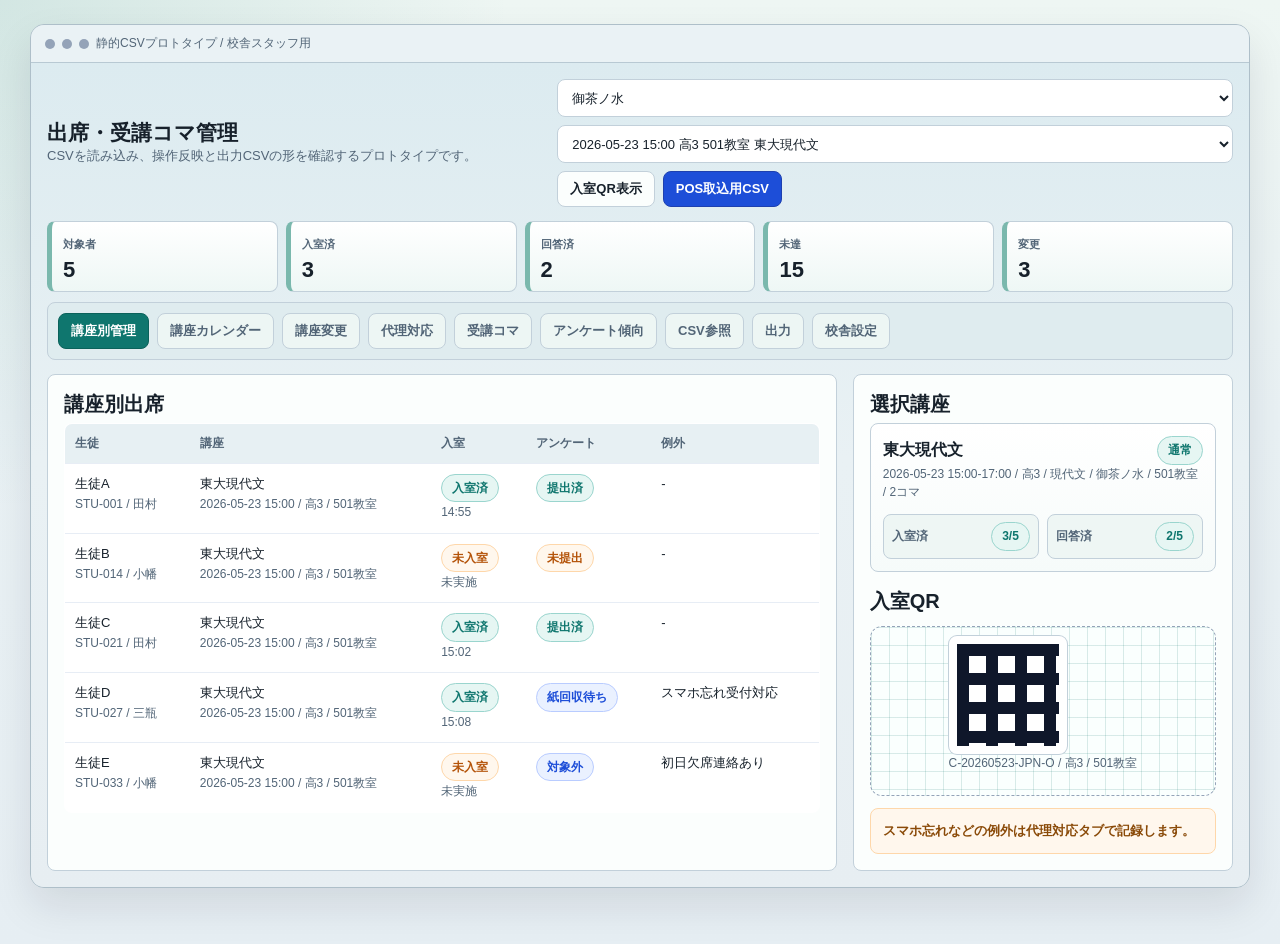
<file: mock_app/staff_app.html>
<!doctype html>
<html lang="ja">
<head>
  <meta charset="utf-8">
  <meta name="viewport" content="width=device-width, initial-scale=1">
  <title>校舎スタッフ用プロトタイプ</title>
  <link rel="stylesheet" href="assets/screens.css">
</head>
<body data-app="staff">
  <main class="wrap share-staff">
    <section class="pc-shell" aria-label="校舎スタッフ用PC画面">
      <div class="pc-bar">
        <span class="dot"></span>
        <span class="dot"></span>
        <span class="dot"></span>
        <span class="meta">静的CSVプロトタイプ / 校舎スタッフ用</span>
      </div>
      <div class="pc-content">
        <div class="toolbar">
          <div>
            <h1>出席・受講コマ管理</h1>
            <p class="subtle">CSVを読み込み、操作反映と出力CSVの形を確認するプロトタイプです。</p>
          </div>
          <div class="actions">
            <select id="staffVenueSelect" aria-label="校舎選択"></select>
            <select id="staffCourseSelect" aria-label="講座選択"></select>
            <button class="secondary" type="button" data-toast="教室入口に掲示するQRを表示します。">入室QR表示</button>
            <button class="blue" type="button" data-export="pos_import_sample">POS取込用CSV</button>
          </div>
        </div>

        <div class="stats">
          <div class="stat"><span>対象者</span><strong id="statTarget">-</strong></div>
          <div class="stat"><span>入室済</span><strong id="statCheckin">-</strong></div>
          <div class="stat"><span>回答済</span><strong id="statSurvey">-</strong></div>
          <div class="stat"><span>未達</span><strong id="statShortage">-</strong></div>
          <div class="stat"><span>変更</span><strong id="statChanges">-</strong></div>
        </div>

        <nav class="desktop-tabs" aria-label="校舎スタッフ画面タブ">
          <button class="desktop-tab active" type="button" data-tab-target="attendance">講座別管理</button>
          <button class="desktop-tab" type="button" data-tab-target="calendar">講座カレンダー</button>
          <button class="desktop-tab" type="button" data-tab-target="changes">講座変更</button>
          <button class="desktop-tab" type="button" data-tab-target="proxy">代理対応</button>
          <button class="desktop-tab" type="button" data-tab-target="counts">受講コマ</button>
          <button class="desktop-tab" type="button" data-tab-target="survey">アンケート傾向</button>
          <button class="desktop-tab" type="button" data-tab-target="csv">CSV参照</button>
          <button class="desktop-tab" type="button" data-tab-target="exports">出力</button>
          <button class="desktop-tab" type="button" data-tab-target="settings">校舎設定</button>
        </nav>

        <section class="tab-panel active" data-tab-panel="attendance">
          <div class="split">
            <div class="card flat">
              <h2>講座別出席</h2>
              <table>
                <thead>
                  <tr>
                    <th>生徒</th>
                    <th>講座</th>
                    <th>入室</th>
                    <th>アンケート</th>
                    <th>例外</th>
                  </tr>
                </thead>
                <tbody id="attendanceRows"></tbody>
              </table>
            </div>
            <aside class="card flat">
              <h2>選択講座</h2>
              <div id="staffCourseOverview" class="stack"></div>
              <h2 style="margin-top:16px">入室QR</h2>
              <div class="qr-reader">
                <div>
                  <div class="qr-code" aria-hidden="true"></div>
                  <p class="meta" id="staffQrLabel">C-20260523-JPN-O / 501教室</p>
                </div>
              </div>
              <div class="notice amber" style="margin-top:12px">スマホ忘れなどの例外は代理対応タブで記録します。</div>
            </aside>
          </div>
        </section>

        <section class="tab-panel" data-tab-panel="calendar">
          <div class="split">
            <div class="card flat">
              <h2>講座予定マスタ</h2>
              <div id="staffDayStrip" class="day-strip"></div>
              <div id="staffCalendar" class="calendar-grid large"></div>
            </div>
            <aside class="card flat">
              <h2>選択日の講座</h2>
              <div id="staffSelectedDay" class="stack"></div>
            </aside>
          </div>
        </section>

        <section class="tab-panel" data-tab-panel="changes">
          <div class="split">
            <div class="card flat">
              <h2>講座変更管理</h2>
              <div class="form-grid">
                <label>
                  対象講座
                  <select id="changeCourseSelect"></select>
                </label>
                <label>
                  変更種別
                  <select id="changeTypeInput">
                    <option value="教室変更">教室変更</option>
                    <option value="時間変更">時間変更</option>
                    <option value="休講">休講</option>
                    <option value="講師変更">講師変更</option>
                  </select>
                </label>
                <label>
                  変更後
                  <input id="changeAfterValue" value="504">
                </label>
                <label>
                  理由
                  <input id="changeReason" value="教室利用調整">
                </label>
              </div>
              <div class="actions" style="margin-top:12px">
                <button class="primary" id="saveCourseChange" type="button">変更を反映</button>
                <button class="secondary" type="button" data-toast="このモックではCSVには保存せず、画面上だけ反映します。">保存仕様を確認</button>
              </div>
              <div id="changeEditResult" class="notice is-hidden" style="margin-top:12px"></div>
            </div>
            <aside class="card flat">
              <h2>変更履歴</h2>
              <div id="staffChanges" class="stack"></div>
            </aside>
          </div>
        </section>

        <section class="tab-panel" data-tab-panel="proxy">
          <div class="split">
            <div class="card flat">
              <h2>代理対応</h2>
              <table>
                <thead>
                  <tr>
                    <th>生徒</th>
                    <th>講座</th>
                    <th>入室</th>
                    <th>アンケート</th>
                    <th>対応</th>
                  </tr>
                </thead>
                <tbody id="proxyRows"></tbody>
              </table>
            </div>
            <aside class="card flat">
              <h2>対応ルール</h2>
              <div class="stack">
                <div class="row-card">
                  <strong>代理入室</strong>
                  <p class="meta">校舎スタッフが本人確認後、理由を残して入室済みにする。</p>
                </div>
                <div class="row-card">
                  <strong>紙回答入力</strong>
                  <p class="meta">紙で回収したアンケートを、後から講座に紐づけて入力する。</p>
                </div>
              </div>
            </aside>
          </div>
        </section>

        <section class="tab-panel" data-tab-panel="counts">
          <div class="card flat">
            <h2>受講コマ基準未達</h2>
            <table>
              <thead>
                <tr>
                  <th>生徒</th>
                  <th>科目</th>
                  <th>現在/予定</th>
                  <th>基準</th>
                  <th>アラート</th>
                  <th>対応</th>
                </tr>
              </thead>
              <tbody id="countRows"></tbody>
            </table>
          </div>
        </section>

        <section class="tab-panel" data-tab-panel="survey">
          <div class="split">
            <div class="card flat">
              <h2>講座別アンケート状況</h2>
              <table>
                <thead>
                  <tr>
                    <th>生徒</th>
                    <th>講座</th>
                    <th>回答</th>
                    <th>メモ</th>
                  </tr>
                </thead>
                <tbody id="surveyRows"></tbody>
              </table>
            </div>
            <aside class="card flat">
              <h2>回答傾向</h2>
              <div id="surveyTrendPanel" class="stack"></div>
            </aside>
          </div>
        </section>

        <section class="tab-panel" data-tab-panel="csv">
          <div class="card flat">
            <h2>このプロトタイプが参照するCSV</h2>
            <table>
              <thead>
                <tr>
                  <th>CSV</th>
                  <th>用途</th>
                  <th>使う画面</th>
                  <th>主な列</th>
                </tr>
              </thead>
              <tbody id="csvReferenceRows"></tbody>
            </table>
          </div>
        </section>

        <section class="tab-panel" data-tab-panel="exports">
          <div class="split">
            <div class="card flat">
              <h2>CSV出力</h2>
              <div class="actions">
                <button class="secondary" type="button" data-export="attendance_export">出席簿CSV</button>
                <button class="secondary" type="button" data-export="course_counts_export">受講コマCSV</button>
                <button class="secondary" type="button" data-export="survey_export">アンケートCSV</button>
                <button class="blue" type="button" data-export="pos_import_sample">POS取込用CSV</button>
              </div>
              <p class="meta">実ファイル保存ではなく、ブラウザ内でCSV文字列を生成してダウンロードします。</p>
            </div>
            <aside class="card flat">
              <h2>出力プレビュー</h2>
              <pre id="exportPreview" class="code-preview"></pre>
            </aside>
          </div>
        </section>

        <section class="tab-panel" data-tab-panel="settings">
          <div class="split">
            <div class="card flat">
              <h2>校舎設定</h2>
              <label>
                表示校舎
                <select id="staffVenueSetting"></select>
              </label>
              <div id="staffSettingsSummary" class="stack" style="margin-top:14px"></div>
            </div>
            <aside class="card flat">
              <h2>校舎別の運用差分</h2>
              <div class="stack">
                <div class="row-card">
                  <strong>御茶ノ水・渋谷</strong>
                  <p class="meta">受付端末と教室前QRの併用。講座名のO/S付与も確認対象。</p>
                </div>
                <div class="row-card">
                  <strong>大阪・名古屋</strong>
                  <p class="meta">受付や教室入口運用が異なるため、校舎選択で表示対象を絞る。</p>
                </div>
              </div>
            </aside>
          </div>
        </section>
      </div>
    </section>
  </main>

  <div id="toast" class="toast" role="status" aria-live="polite"></div>
  <script src="assets/prototype.js"></script>
</body>
</html>
</file>
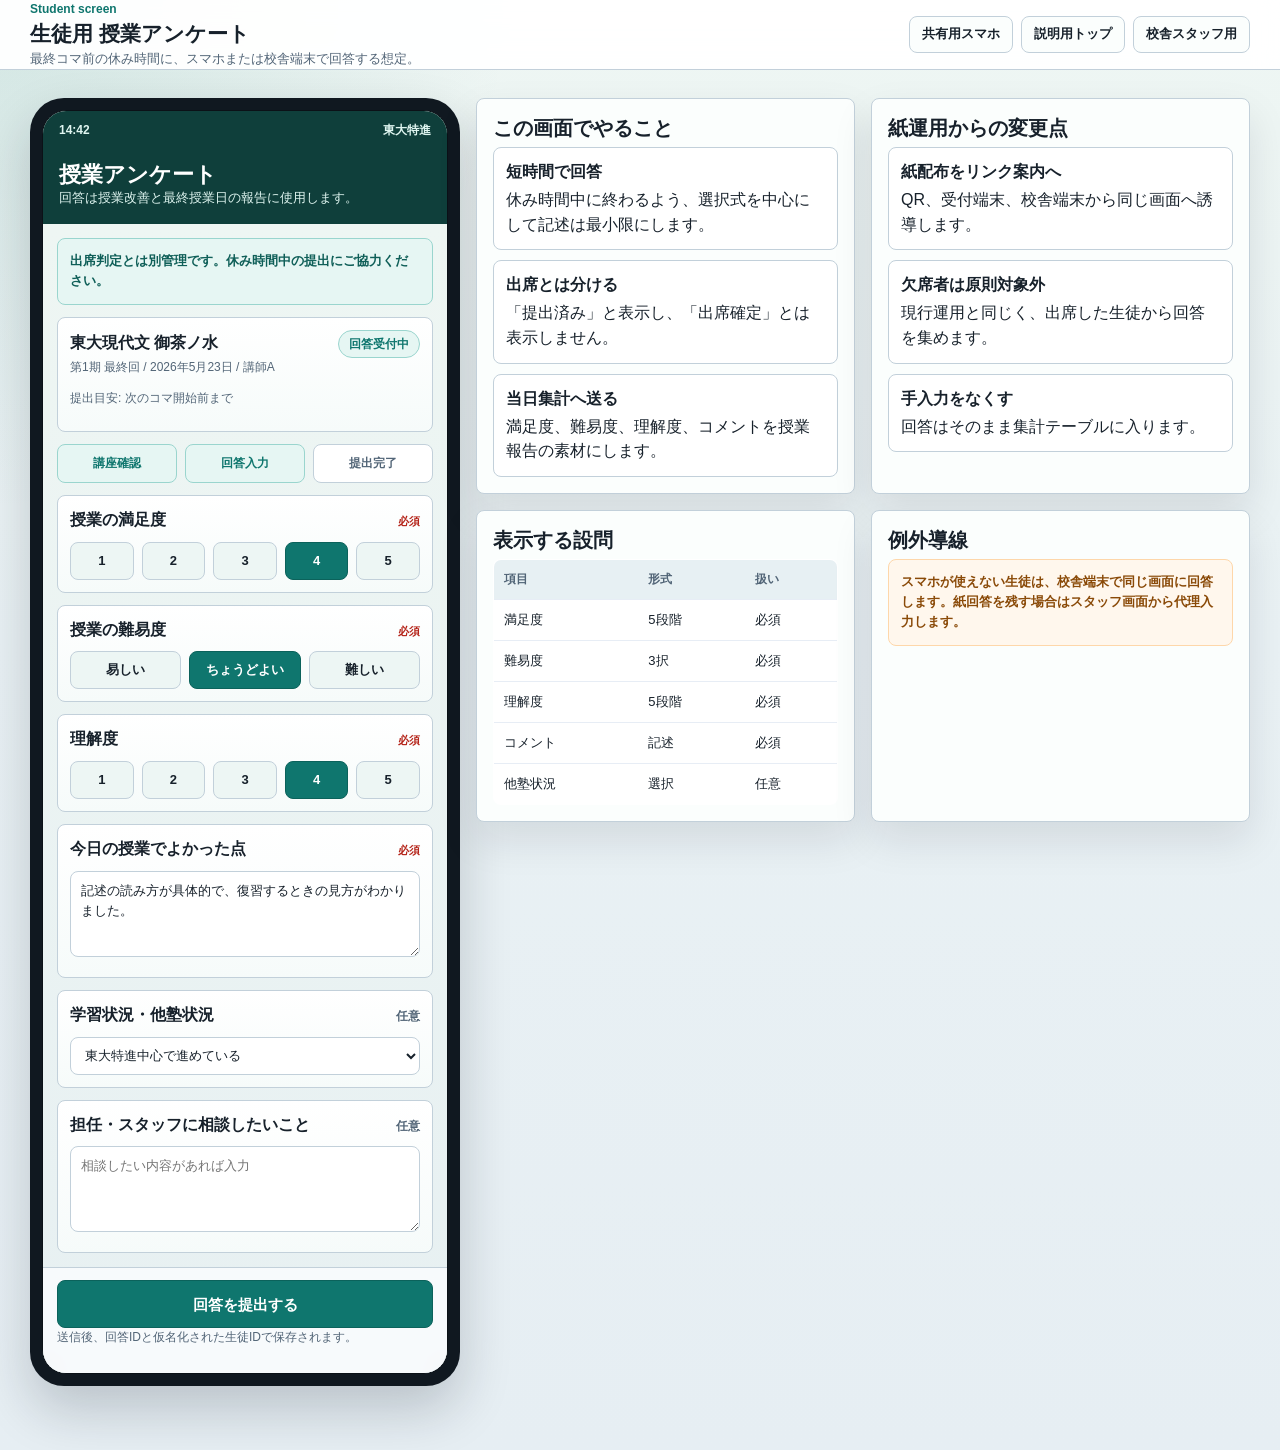
<file: mock_app/student.html>
<!doctype html>
<html lang="ja">
<head>
  <meta charset="utf-8">
  <meta name="viewport" content="width=device-width, initial-scale=1">
  <title>生徒用 授業アンケート</title>
  <link rel="stylesheet" href="assets/screens.css">
</head>
<body>
  <header class="top-nav">
    <div class="wrap top-nav-inner">
      <div class="brand">
        <span class="eyebrow">Student screen</span>
        <h1>生徒用 授業アンケート</h1>
        <p class="subtle">最終コマ前の休み時間に、スマホまたは校舎端末で回答する想定。</p>
      </div>
      <nav class="nav-links" aria-label="画面切替">
        <a class="nav-link" href="student_app.html">共有用スマホ</a>
        <a class="nav-link" href="index.html">説明用トップ</a>
        <a class="nav-link" href="staff.html">校舎スタッフ用</a>
      </nav>
    </div>
  </header>

  <main class="wrap page">
    <div class="grid student-layout">
      <section class="phone" aria-label="生徒用スマートフォン画面">
        <div class="phone-screen">
          <div class="phone-status">
            <span>14:42</span>
            <span>東大特進</span>
          </div>
          <div class="phone-header">
            <h1>授業アンケート</h1>
            <p class="subtle">回答は授業改善と最終授業日の報告に使用します。</p>
          </div>

          <div class="phone-body">
            <div id="donePanel" class="done-panel">
              <strong>提出済みです</strong>
              <p class="meta">回答ありがとうございました。出席状況は受付・授業出席の記録で確認されます。</p>
            </div>

            <div id="surveyContent" class="submitted-hidden">
              <div class="notice">
                出席判定とは別管理です。休み時間中の提出にご協力ください。
              </div>

              <div class="course-card">
                <div class="row">
                  <strong>東大現代文 御茶ノ水</strong>
                  <span class="chip green">回答受付中</span>
                </div>
                <p class="meta">第1期 最終回 / 2026年5月23日 / 講師A</p>
                <p class="meta">提出目安: 次のコマ開始前まで</p>
              </div>

              <div class="steps" aria-label="回答ステップ">
                <div class="step active">講座確認</div>
                <div class="step active">回答入力</div>
                <div class="step">提出完了</div>
              </div>

              <div class="question">
                <div class="question-title">
                  <span>授業の満足度</span>
                  <span class="required">必須</span>
                </div>
                <div class="rating" data-choice-group="satisfaction">
                  <button class="choice" type="button">1</button>
                  <button class="choice" type="button">2</button>
                  <button class="choice" type="button">3</button>
                  <button class="choice selected" type="button">4</button>
                  <button class="choice" type="button">5</button>
                </div>
              </div>

              <div class="question">
                <div class="question-title">
                  <span>授業の難易度</span>
                  <span class="required">必須</span>
                </div>
                <div class="segmented" data-choice-group="difficulty">
                  <button class="choice" type="button">易しい</button>
                  <button class="choice selected" type="button">ちょうどよい</button>
                  <button class="choice" type="button">難しい</button>
                </div>
              </div>

              <div class="question">
                <div class="question-title">
                  <span>理解度</span>
                  <span class="required">必須</span>
                </div>
                <div class="rating" data-choice-group="understanding">
                  <button class="choice" type="button">1</button>
                  <button class="choice" type="button">2</button>
                  <button class="choice" type="button">3</button>
                  <button class="choice selected" type="button">4</button>
                  <button class="choice" type="button">5</button>
                </div>
              </div>

              <div class="question">
                <div class="question-title">
                  <span>今日の授業でよかった点</span>
                  <span class="required">必須</span>
                </div>
                <textarea aria-label="今日の授業でよかった点">記述の読み方が具体的で、復習するときの見方がわかりました。</textarea>
              </div>

              <div class="question">
                <div class="question-title">
                  <span>学習状況・他塾状況</span>
                  <span class="meta">任意</span>
                </div>
                <select aria-label="学習状況・他塾状況">
                  <option>東大特進中心で進めている</option>
                  <option>他塾と併用している</option>
                  <option>学校中心で進めている</option>
                  <option>まだ決めていない</option>
                </select>
              </div>

              <div class="question">
                <div class="question-title">
                  <span>担任・スタッフに相談したいこと</span>
                  <span class="meta">任意</span>
                </div>
                <textarea aria-label="相談したいこと" placeholder="相談したい内容があれば入力"></textarea>
              </div>

              <div class="submit-bar">
                <button id="submitSurvey" class="primary" type="button">回答を提出する</button>
                <p class="meta">送信後、回答IDと仮名化された生徒IDで保存されます。</p>
              </div>
            </div>
          </div>
        </div>
      </section>

      <aside class="grid two" aria-label="生徒画面の設計メモ">
        <article class="card">
          <h2>この画面でやること</h2>
          <ul class="summary-list">
            <li>
              <strong>短時間で回答</strong>
              休み時間中に終わるよう、選択式を中心にして記述は最小限にします。
            </li>
            <li>
              <strong>出席とは分ける</strong>
              「提出済み」と表示し、「出席確定」とは表示しません。
            </li>
            <li>
              <strong>当日集計へ送る</strong>
              満足度、難易度、理解度、コメントを授業報告の素材にします。
            </li>
          </ul>
        </article>

        <article class="card">
          <h2>紙運用からの変更点</h2>
          <ul class="summary-list">
            <li>
              <strong>紙配布をリンク案内へ</strong>
              QR、受付端末、校舎端末から同じ画面へ誘導します。
            </li>
            <li>
              <strong>欠席者は原則対象外</strong>
              現行運用と同じく、出席した生徒から回答を集めます。
            </li>
            <li>
              <strong>手入力をなくす</strong>
              回答はそのまま集計テーブルに入ります。
            </li>
          </ul>
        </article>

        <article class="card">
          <h2>表示する設問</h2>
          <table aria-label="設問構成">
            <thead>
              <tr>
                <th>項目</th>
                <th>形式</th>
                <th>扱い</th>
              </tr>
            </thead>
            <tbody>
              <tr>
                <td>満足度</td>
                <td>5段階</td>
                <td>必須</td>
              </tr>
              <tr>
                <td>難易度</td>
                <td>3択</td>
                <td>必須</td>
              </tr>
              <tr>
                <td>理解度</td>
                <td>5段階</td>
                <td>必須</td>
              </tr>
              <tr>
                <td>コメント</td>
                <td>記述</td>
                <td>必須</td>
              </tr>
              <tr>
                <td>他塾状況</td>
                <td>選択</td>
                <td>任意</td>
              </tr>
            </tbody>
          </table>
        </article>

        <article class="card">
          <h2>例外導線</h2>
          <div class="notice amber">
            スマホが使えない生徒は、校舎端末で同じ画面に回答します。紙回答を残す場合はスタッフ画面から代理入力します。
          </div>
        </article>
      </aside>
    </div>
  </main>

  <script>
    document.querySelectorAll("[data-choice-group]").forEach((group) => {
      group.addEventListener("click", (event) => {
        const button = event.target.closest("button");
        if (!button) return;
        group.querySelectorAll("button").forEach((item) => item.classList.remove("selected"));
        button.classList.add("selected");
      });
    });

    document.getElementById("submitSurvey").addEventListener("click", () => {
      document.getElementById("surveyContent").classList.add("submitted");
      document.getElementById("donePanel").classList.add("visible");
      document.querySelectorAll(".step").forEach((step) => step.classList.add("active"));
      document.getElementById("donePanel").scrollIntoView({ behavior: "smooth", block: "start" });
    });
  </script>
</body>
</html>
</file>
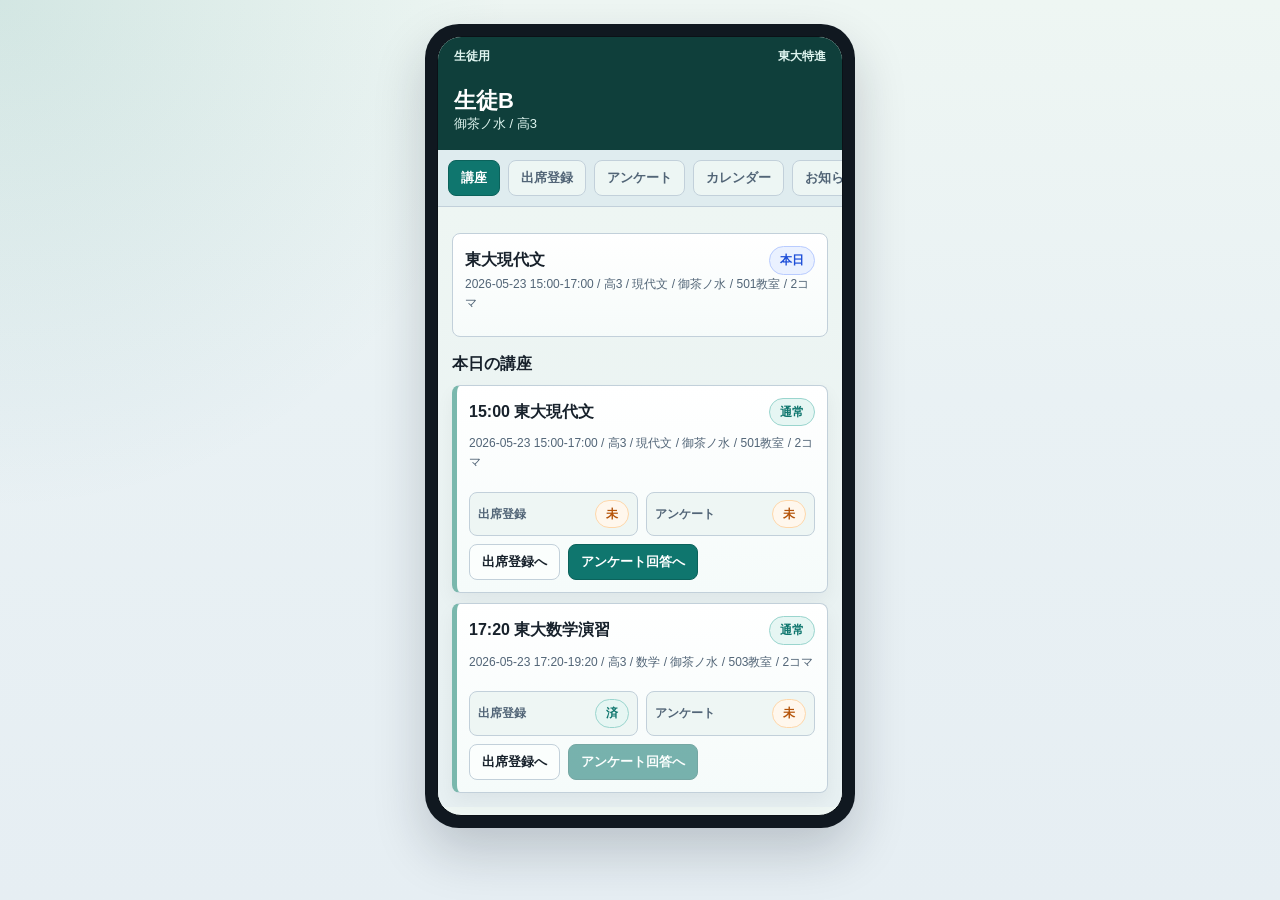
<file: mock_app/student_app.html>
<!doctype html>
<html lang="ja">
<head>
  <meta charset="utf-8">
  <meta name="viewport" content="width=device-width, initial-scale=1">
  <title>生徒用アプリプロトタイプ</title>
  <link rel="stylesheet" href="assets/screens.css">
</head>
<body data-app="student">
  <main class="share-student">
    <section class="phone" aria-label="生徒用スマホアプリ">
      <div class="phone-screen">
        <div class="phone-status">
          <span>生徒用</span>
          <span>東大特進</span>
        </div>
        <div class="phone-header">
          <h1 id="studentName">読み込み中</h1>
          <p class="subtle" id="studentVenue">CSVを読み込んでいます</p>
        </div>

        <nav class="mobile-tabs" aria-label="生徒画面タブ">
          <button class="mobile-tab active" type="button" data-tab-target="home">講座</button>
          <button class="mobile-tab" type="button" data-tab-target="checkin">出席登録</button>
          <button class="mobile-tab" type="button" data-tab-target="survey">アンケート</button>
          <button class="mobile-tab" type="button" data-tab-target="calendar">カレンダー</button>
          <button class="mobile-tab" type="button" data-tab-target="notice">お知らせ</button>
          <button class="mobile-tab" type="button" data-tab-target="log">学習ログ</button>
        </nav>

        <div class="phone-body">
          <section class="tab-panel active" data-tab-panel="home">
            <div class="course-card">
              <div class="row">
                <strong id="todayCourseName">今日の授業</strong>
                <span class="chip blue">本日</span>
              </div>
              <p class="meta" id="todayCourseMeta">講座CSVを参照しています</p>
            </div>

            <h3 style="margin-top:16px">本日の講座</h3>
            <div id="studentTodayCourses" class="stack"></div>
          </section>

          <section class="tab-panel" data-tab-panel="checkin">
            <div class="course-card">
              <div class="row">
                <strong id="checkinCourseName">出席登録する講座</strong>
                <span id="checkinCourseStatus" class="chip">読込中</span>
              </div>
              <p class="meta" id="checkinCourseMeta">講座を選択してください。</p>
            </div>
            <div id="checkinDoneText" class="notice amber">
              教室入口のQRを読み取って入室登録します。
            </div>
            <div class="qr-reader">
              <div>
                <div class="qr-code" aria-hidden="true"></div>
                <p class="meta">教室入口に掲示されるQRの想定</p>
              </div>
            </div>
            <button class="primary" id="scanButton" type="button" style="width:100%; margin-top:12px">QRを読み取って入室</button>
          </section>

          <section class="tab-panel" data-tab-panel="survey">
            <div id="surveyDoneText" class="notice amber">
              回答する講座を選んでください。受付中の講座だけ回答できます。
            </div>
            <div id="surveyListPanel">
              <div class="row section-row">
                <h3>本日のアンケート</h3>
                <button class="secondary small" id="togglePastSurveys" type="button">過去分を表示</button>
              </div>
              <div id="studentSurveyList" class="stack"></div>
            </div>

            <div id="surveyFormPanel" class="survey-form-panel is-hidden">
              <button class="secondary small" id="backToSurveyList" type="button">一覧に戻る</button>
              <div class="question">
                <div class="question-title">
                  <span id="selectedSurveyCourse">東大現代文</span>
                  <span class="chip green" id="selectedSurveyStatus">回答受付中</span>
                </div>
                <p class="meta" id="selectedSurveyMeta">講座を選択するとここに表示されます。</p>
              </div>
              <div class="question">
                <div class="question-title">
                  <span>満足度</span>
                  <span class="required">必須</span>
                </div>
                <div class="rating" data-choice-group="satisfaction">
                  <button class="choice" type="button">1</button>
                  <button class="choice" type="button">2</button>
                  <button class="choice" type="button">3</button>
                  <button class="choice selected" type="button">4</button>
                  <button class="choice" type="button">5</button>
                </div>
              </div>
              <div class="question">
                <div class="question-title">
                  <span>難易度</span>
                  <span class="required">必須</span>
                </div>
                <div class="segmented" data-choice-group="difficulty">
                  <button class="choice" type="button">易しい</button>
                  <button class="choice selected" type="button">ちょうどよい</button>
                  <button class="choice" type="button">難しい</button>
                </div>
              </div>
              <div class="question">
                <div class="question-title">
                  <span>コメント</span>
                  <span class="required">必須</span>
                </div>
                <textarea id="studentComment">説明が具体的で、復習の進め方がわかりました。</textarea>
              </div>
              <button class="primary" id="submitSurvey" type="button" style="width:100%; margin-top:12px">アンケートを提出して退室</button>
            </div>
          </section>

          <section class="tab-panel" data-tab-panel="calendar">
            <h3>昨日・今日・明日の講座</h3>
            <div id="studentDayStrip" class="day-strip"></div>
            <h3 style="margin-top:16px">受講登録カレンダー</h3>
            <div id="studentCalendar" class="calendar-grid"></div>
            <div id="studentSelectedDay" class="stack" style="margin-top:12px"></div>
          </section>

          <section class="tab-panel" data-tab-panel="notice">
            <h3>講座変更・お知らせ</h3>
            <div id="studentChanges" class="stack"></div>
          </section>

          <section class="tab-panel" data-tab-panel="log">
            <div class="notice">
              科目別の受講状況です。基準値や未達アラートは生徒画面には表示しません。
            </div>
            <div id="studentSubjectBars" class="subject-list"></div>
            <div class="row-card" style="margin-top:12px">
              <strong>今後の拡張案</strong>
              <p class="meta">模試成績や学習ログとの連携は可能ですが、初期表示は受講状況中心にします。</p>
            </div>
          </section>
        </div>
      </div>
    </section>
  </main>

  <script src="assets/prototype.js"></script>
</body>
</html>
</file>
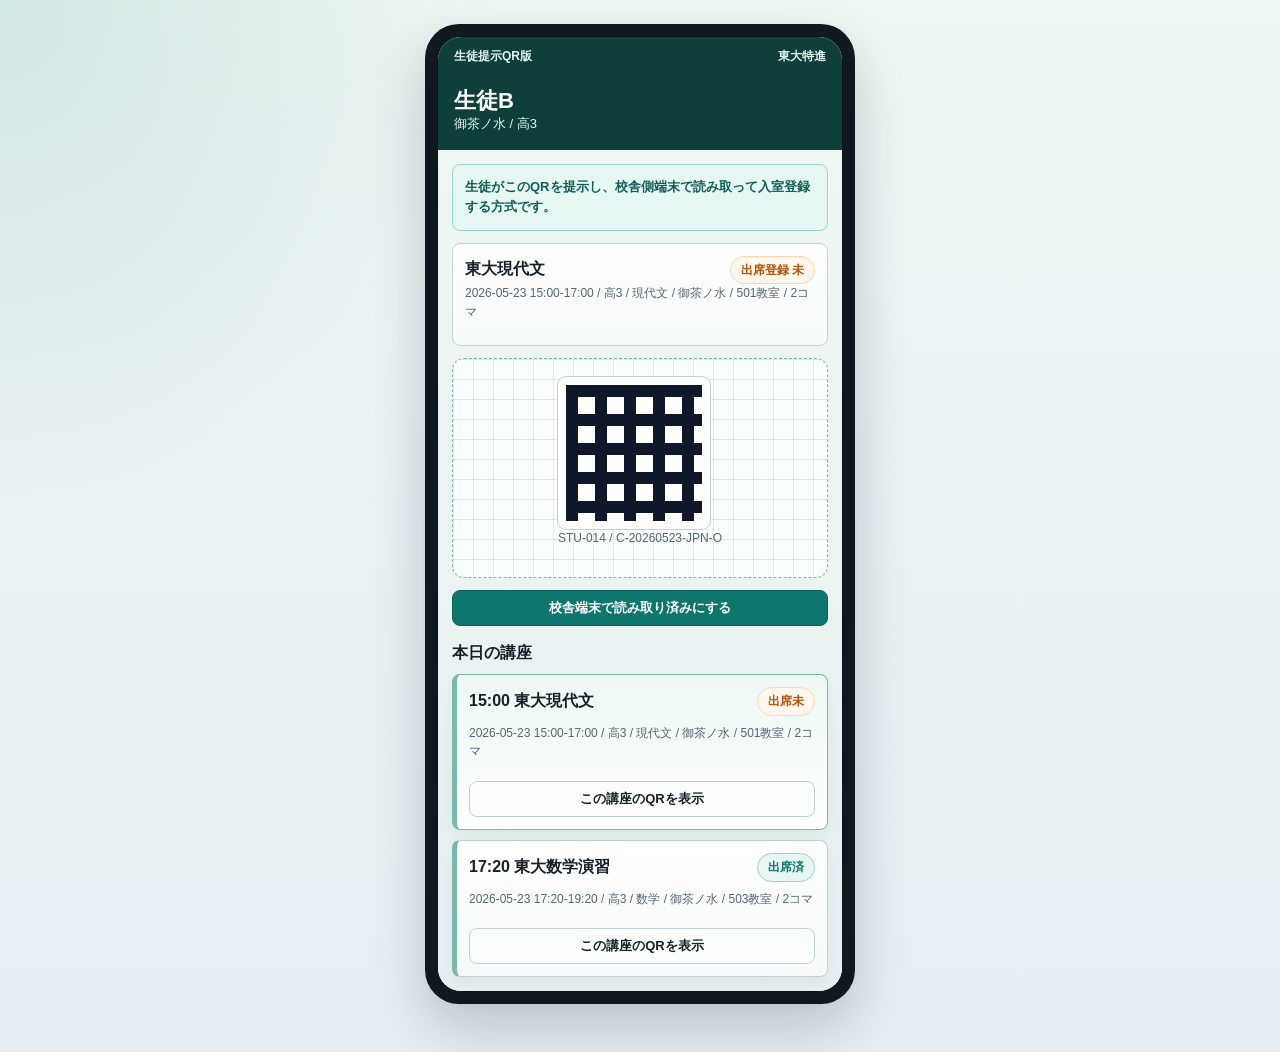
<file: mock_app/student_staff_scan_app.html>
<!doctype html>
<html lang="ja">
<head>
  <meta charset="utf-8">
  <meta name="viewport" content="width=device-width, initial-scale=1">
  <title>生徒提示QR版プロトタイプ</title>
  <link rel="stylesheet" href="assets/screens.css">
</head>
<body data-app="student-pass">
  <main class="share-student">
    <section class="phone" aria-label="生徒提示QR版スマホ画面">
      <div class="phone-screen">
        <div class="phone-status">
          <span>生徒提示QR版</span>
          <span>東大特進</span>
        </div>
        <div class="phone-header">
          <h1 id="passStudentName">読み込み中</h1>
          <p class="subtle" id="passStudentVenue">CSVを読み込んでいます</p>
        </div>

        <div class="phone-body">
          <div class="notice">
            生徒がこのQRを提示し、校舎側端末で読み取って入室登録する方式です。
          </div>

          <div class="course-card">
            <div class="row">
              <strong id="passCourseName">講座を選択</strong>
              <span id="passCourseStatus" class="chip">読込中</span>
            </div>
            <p class="meta" id="passCourseMeta">講座CSVを参照しています</p>
          </div>

          <div class="qr-reader qr-pass">
            <div>
              <div class="qr-code qr-code-large" aria-hidden="true"></div>
              <p class="meta" id="passQrLabel">生徒ID + 講座IDの提示QR</p>
            </div>
          </div>

          <button class="primary" id="passReadButton" type="button" style="width:100%; margin-top:12px">校舎端末で読み取り済みにする</button>

          <h3 style="margin-top:16px">本日の講座</h3>
          <div id="passCourseList" class="stack"></div>
        </div>
      </div>
    </section>
  </main>

  <script src="assets/prototype.js"></script>
</body>
</html>
</file>
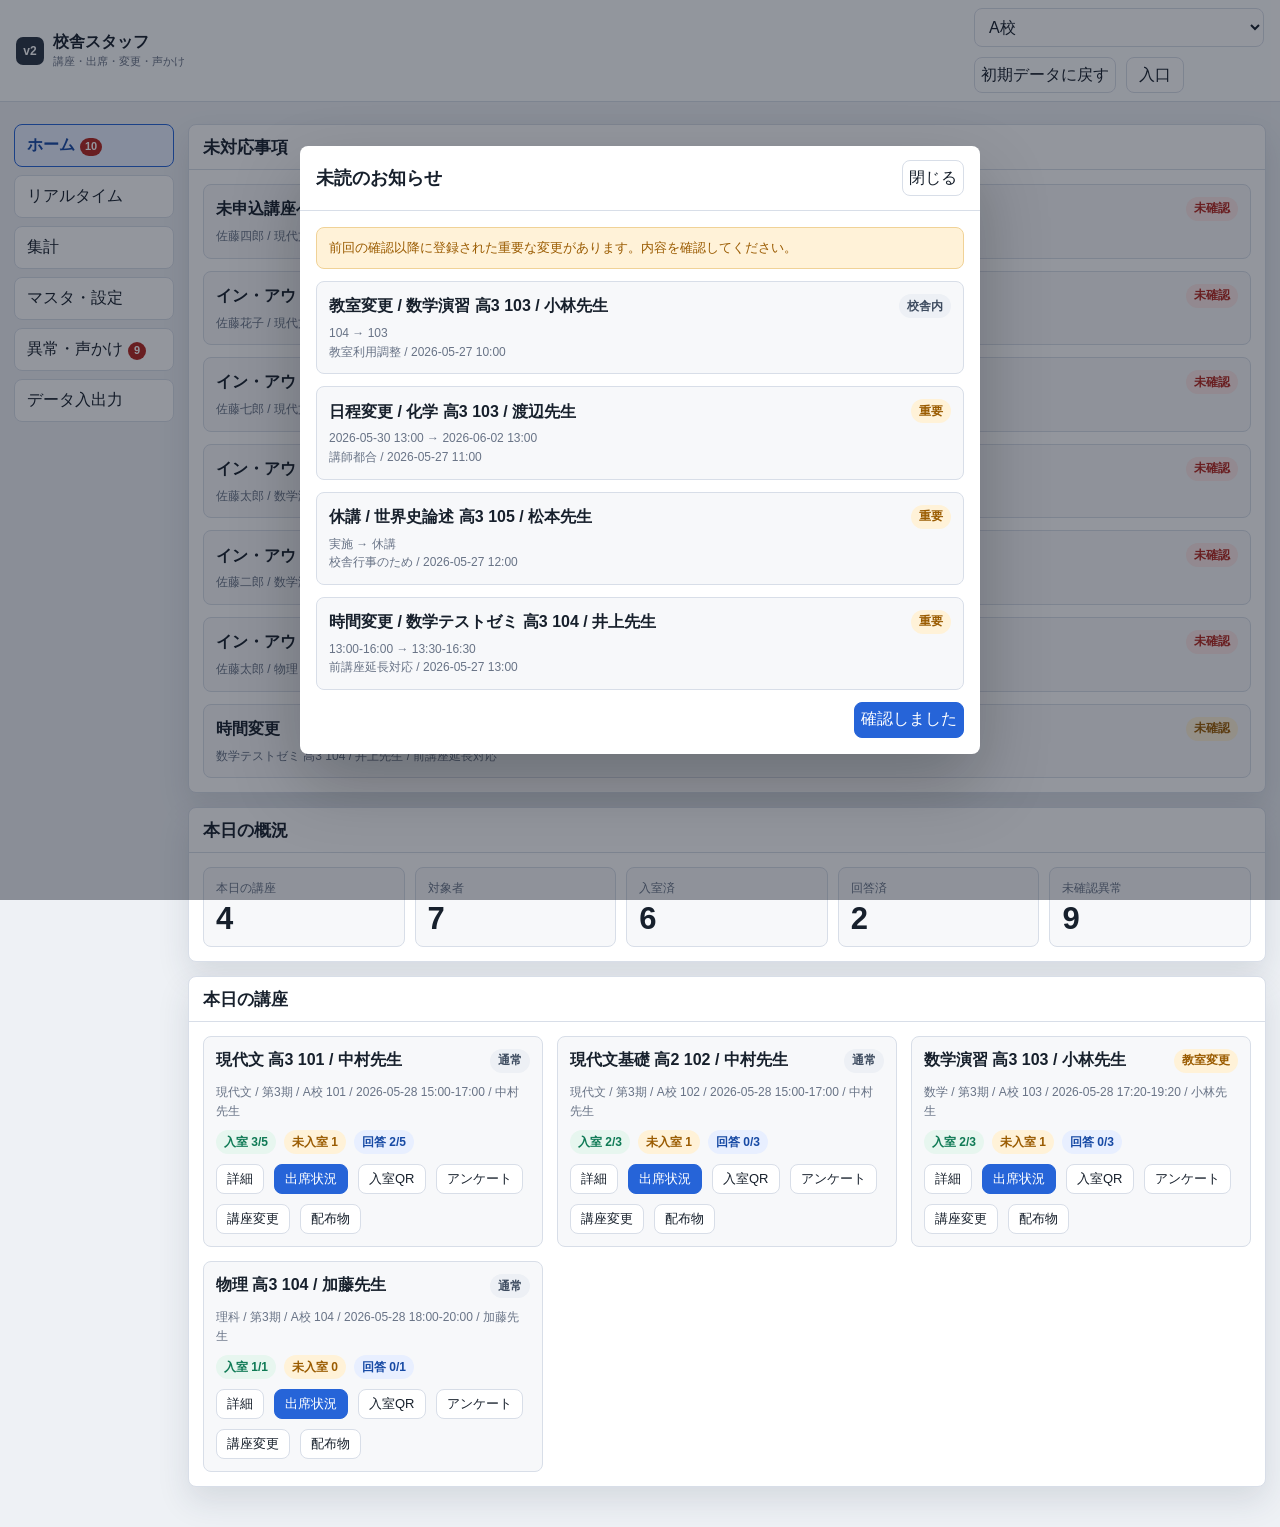
<file: mock_app_v2/staff_app_v2.html>
<!doctype html>
<html lang="ja">
<head>
  <meta charset="utf-8">
  <meta name="viewport" content="width=device-width, initial-scale=1">
  <title>校舎スタッフ v2</title>
  <link rel="stylesheet" href="assets/screens_v2.css">
</head>
<body data-app="staff-v2">
  <header class="topbar compact">
    <div class="brand">
      <div class="brand-mark">v2</div>
      <div>
        <h1>校舎スタッフ</h1>
        <p>講座・出席・変更・声かけ</p>
      </div>
    </div>
    <div class="top-actions">
      <select id="staffVenueSelect" aria-label="校舎選択"></select>
      <button class="ghost" type="button" data-reset-state>初期データに戻す</button>
      <a class="button-link" href="index.html">入口</a>
    </div>
  </header>

  <main class="wrap layout" id="staffLayout">
    <nav class="side-nav" id="staffSideNav" aria-label="校舎スタッフタブ">
      <button class="tab-button active" type="button" data-tab-target="staff-home">ホーム<span class="tab-badge is-hidden" id="staffHomeBadge">0</span></button>
      <button class="tab-button" type="button" data-tab-target="staff-realtime">リアルタイム</button>
      <button class="tab-button" type="button" data-tab-target="staff-summary">集計</button>
      <div class="nav-item has-menu">
        <button class="tab-button" type="button" data-tab-target="staff-master">マスタ・設定</button>
        <div class="nav-menu" role="menu" aria-label="マスタ・設定メニュー">
          <button type="button" data-tab-target="staff-master" data-staff-master-view="students">生徒マスタ設定</button>
          <button type="button" data-tab-target="staff-master" data-staff-master-view="courses">講座マスタ設定</button>
          <button type="button" data-tab-target="staff-master" data-staff-master-view="settings">受講コマ基準設定</button>
        </div>
      </div>
      <div class="nav-item has-menu">
        <button class="tab-button" type="button" data-tab-target="staff-risk">異常・声かけ<span class="tab-badge is-hidden" id="staffRiskBadge">0</span></button>
        <div class="nav-menu" role="menu" aria-label="異常・声かけメニュー">
          <button type="button" data-tab-target="staff-risk" data-risk-view="all">すべて</button>
          <button type="button" data-tab-target="staff-risk" data-risk-view="anomaly">異常検知</button>
          <button type="button" data-tab-target="staff-risk" data-risk-view="shortage">基準未達</button>
          <button type="button" data-tab-target="staff-risk" data-risk-view="voice">声かけ</button>
          <button type="button" data-tab-target="staff-risk" data-risk-view="log">操作履歴</button>
        </div>
      </div>
      <button class="tab-button" type="button" data-tab-target="staff-export">データ入出力</button>
    </nav>

    <div>
      <section class="tab-panel active" data-tab-panel="staff-home">
        <section class="panel">
          <div class="panel-head"><h2>未対応事項</h2></div>
          <div class="panel-body"><div id="dashboardAlerts" class="stack"></div></div>
        </section>

        <section class="panel" style="margin-top:14px">
          <div class="panel-head"><h2>本日の概況</h2></div>
          <div class="panel-body"><div class="metric-grid" id="staffDashboardMetrics"></div></div>
        </section>

        <section class="panel" style="margin-top:14px">
          <div class="panel-head"><h2>本日の講座</h2></div>
          <div class="panel-body"><div id="dashboardCourseList" class="grid-3"></div></div>
        </section>
      </section>

      <section class="tab-panel" data-tab-panel="staff-realtime">
        <section class="panel">
          <div class="panel-head"><h2>リアルタイム入室</h2></div>
          <div class="panel-body">
            <div class="metric-grid" id="realtimeMetrics"></div>
            <div class="filters" style="margin-top:12px">
              <label style="min-width:220px">講座<select id="realtimeCourse"></select></label>
              <label style="min-width:120px">学年<select id="realtimeGrade"></select></label>
              <label class="setting-toggle"><input id="realtimeShowEntered" type="checkbox" checked>入室済</label>
              <label class="setting-toggle"><input id="realtimeShowNotEntered" type="checkbox" checked>未入室</label>
            </div>
            <div class="notice" style="margin-top:10px">教室QR読取・代理入室・紙回答で入室した生徒を、講座・学年に関係なく新しい順に表示します。当日教室に誰がいるかを即時に把握し、欠席者への声かけ（電話など）に使います。</div>
            <div id="realtimeList" class="stack" style="margin-top:12px"></div>
          </div>
        </section>
      </section>

      <section class="tab-panel" data-tab-panel="staff-summary">
        <section class="panel">
          <div class="panel-head"><h2>受講コマ集計（週間受講コマ）</h2></div>
          <div class="panel-body">
            <div class="notice">上部で選択した校舎の生徒について、週ごとの受講済みコマ数・科目別・基準との差分を集計します。CSV出力は「データ入出力 &gt; 受講コマCSV」。</div>
            <div class="metric-grid" id="summaryMetrics" style="margin-top:12px"></div>
            <div class="table-scroll" style="margin-top:12px"><table class="dense" id="summaryTable"></table></div>
          </div>
        </section>
      </section>

      <section class="tab-panel" data-tab-panel="staff-master">
        <section class="panel">
          <div class="panel-head"><h2>受講コマ達成基準</h2><button class="small" id="editThresholds" type="button">編集</button></div>
          <div class="panel-body">
            <div class="notice">基準未達と声かけ候補を判定するための学年別の最低受講コマ数です。科目別ではなく、期間内の受講済みコマ合計で判定します。</div>
            <div id="thresholdView" class="grid-3" style="margin-top:12px"></div>
            <div id="thresholdEdit" class="is-hidden">
              <div class="form-grid" style="margin-top:12px">
                <label>学年<select id="thresholdGrade"></select></label>
                <label>受講コマ達成基準<input id="thresholdValue" value="4" inputmode="numeric"></label>
              </div>
              <button class="primary" id="saveStaffSettings" type="button" style="margin-top:12px">設定を保存</button>
            </div>
          </div>
        </section>

        <section class="panel" id="masterStudentsPanel" style="margin-top:14px">
          <div class="panel-head"><h2>生徒マスタ</h2><div class="actions"><button class="small" id="exportStudents" type="button">CSV出力</button><button class="small" id="editStudents" type="button">編集</button></div></div>
          <div class="panel-body">
            <div class="search-row"><label>フィルタ<input id="filterStudents" placeholder="氏名・学年・校舎・担当・生徒番号"></label></div>
            <div class="table-scroll" style="margin-top:10px"><table><thead><tr><th>生徒</th><th>学年</th><th>校舎</th><th>担当</th><th>操作</th></tr></thead><tbody id="masterStudents"></tbody></table></div>
          </div>
        </section>

        <section class="panel" id="masterCoursesPanel" style="margin-top:14px">
          <div class="panel-head"><h2>講座マスタ</h2><div class="actions"><button class="small" id="exportCourses" type="button">CSV出力</button><button class="small" id="editCourses" type="button">編集</button></div></div>
          <div class="panel-body">
            <div class="search-row"><label>フィルタ<input id="filterCourses" placeholder="講座名・学年・科目・校舎・状態・日付・講師"></label></div>
            <div class="table-scroll" style="margin-top:10px"><table><thead><tr><th>講座</th><th>識別</th><th>状態</th><th>講師</th><th>操作</th></tr></thead><tbody id="masterCourses"></tbody></table></div>
          </div>
        </section>

        <section class="panel" id="masterStaffPanel" style="margin-top:14px">
          <div class="panel-head"><h2>担当者マスタ</h2><div class="actions"><button class="small" id="exportStaff" type="button">CSV出力</button><button class="small" id="editStaff" type="button">編集</button></div></div>
          <div class="panel-body">
            <div class="search-row"><label>フィルタ<input id="filterStaff" placeholder="氏名・校舎・役割"></label></div>
            <div class="table-scroll" style="margin-top:10px"><table><thead><tr><th>担当者ID</th><th>氏名</th><th>校舎</th><th>役割</th><th>操作</th></tr></thead><tbody id="masterStaff"></tbody></table></div>
          </div>
        </section>

        <section class="panel" id="masterApplicationsPanel" style="margin-top:14px">
          <div class="panel-head"><h2>申込情報マスタ</h2><div class="actions"><button class="small" id="exportApplications" type="button">CSV出力</button><button class="small" id="editApplications" type="button">編集</button></div></div>
          <div class="panel-body">
            <div class="search-row"><label>フィルタ<input id="filterApplications" placeholder="生徒・講座・状態・経路・申込日"></label></div>
            <div class="table-scroll" style="margin-top:10px"><table><thead><tr><th>生徒</th><th>講座</th><th>申込日</th><th>状態</th><th>経路</th><th>操作</th></tr></thead><tbody id="masterApplications"></tbody></table></div>
          </div>
        </section>

        <section class="panel" id="masterSettingsPanel" style="margin-top:14px">
          <div class="panel-head"><h2>校舎・教室</h2></div>
          <div class="panel-body"><div id="staffSettings" class="grid-3"></div></div>
        </section>

        <section class="panel" id="surveyTemplatePanel" style="margin-top:14px">
          <div class="panel-head"><h2>アンケート作成（テンプレート）</h2></div>
          <div class="panel-body">
            <div class="notice">プリセット（再利用するひな型）と、その時だけの使い捨てアンケートを作成できます。標準として適用するプリセットを選べます（特定講座に使い捨てがある場合はそちらを優先）。</div>
            <label style="margin-top:10px">標準として適用するプリセット<select id="defaultSurveyTemplate"></select></label>
            <div class="table-scroll" style="margin-top:10px"><table><thead><tr><th>名称</th><th>種別</th><th>項目</th><th>対象 / 状態</th><th>操作</th></tr></thead><tbody id="surveyTemplateRows"></tbody></table></div>
            <h3 class="section-title" style="margin:14px 0 8px">新規作成</h3>
            <div class="form-grid">
              <label>名称<input id="tplName" placeholder="例：標準授業後アンケート"></label>
              <label>種別<select id="tplKind"><option value="プリセット">プリセット（再利用）</option><option value="使い捨て">使い捨て（その時だけ）</option></select></label>
              <label class="field-span-2">対象講座（使い捨て時）<select id="tplTargetCourse"></select></label>
            </div>
            <div class="actions" style="margin-top:10px">
              <label class="setting-toggle"><input id="tplItemSatisfaction" type="checkbox" checked>満足度</label>
              <label class="setting-toggle"><input id="tplItemDifficulty" type="checkbox" checked>難易度</label>
              <label class="setting-toggle"><input id="tplItemUnderstanding" type="checkbox" checked>理解度</label>
              <label class="setting-toggle"><input id="tplItemComment" type="checkbox" checked>コメント</label>
              <label class="setting-toggle"><input id="tplItemConsultation" type="checkbox" checked>相談希望</label>
            </div>
            <label style="margin-top:10px">追加の自由記述質問（任意）<input id="tplExtra" placeholder="例：今日いちばん難しかった点"></label>
            <button class="primary" id="createSurveyTemplate" type="button" style="margin-top:10px">アンケートを作成</button>
          </div>
        </section>
      </section>

      <section class="tab-panel" data-tab-panel="staff-risk">
        <div class="segmented" id="riskViewTabs" style="margin-bottom:14px">
          <button class="choice selected" type="button" data-risk-view="all">すべて</button>
          <button class="choice" type="button" data-risk-view="anomaly">異常検知</button>
          <button class="choice" type="button" data-risk-view="shortage">基準未達</button>
          <button class="choice" type="button" data-risk-view="voice">声かけ</button>
          <button class="choice" type="button" data-risk-view="log">操作履歴</button>
        </div>
        <div class="grid-2" id="riskPanels">
          <section class="panel" id="riskAnomalyPanel">
            <div class="panel-head"><h2>異常検知</h2></div>
            <div class="panel-body"><table><thead><tr><th>種別</th><th>対象</th><th>重要度</th><th>操作</th></tr></thead><tbody id="anomalyRows"></tbody></table></div>
          </section>
          <section class="panel" id="riskShortagePanel">
            <div class="panel-head"><h2>基準未達</h2></div>
            <div class="panel-body"><table><thead><tr><th>生徒</th><th>基準</th><th>差分</th><th>操作</th></tr></thead><tbody id="shortageRows"></tbody></table></div>
          </section>
          <section class="panel" id="riskVoicePanel">
            <div class="panel-head"><h2>声かけ・面談リスト</h2></div>
            <div class="panel-body">
              <div class="search-row">
                <label>生徒を選んで対応<select id="respondStudent"></select></label>
                <button class="primary" id="respondStudentBtn" type="button">対応する</button>
              </div>
              <div id="followupList" class="stack" style="margin-top:12px"></div>
            </div>
          </section>
          <section class="panel" id="riskLogPanel">
            <div class="panel-head"><h2>操作履歴</h2></div>
            <div class="panel-body"><table><thead><tr><th>日時</th><th>操作</th><th>対象</th><th>理由</th></tr></thead><tbody id="operationLogRows"></tbody></table></div>
          </section>
        </div>
      </section>

      <section class="tab-panel" data-tab-panel="staff-export">
        <div class="grid-2">
          <section class="panel">
            <div class="panel-head"><h2>CSV出力</h2></div>
            <div class="panel-body">
              <div class="notice">担任・管理画面は当日の状況を即時反映します。成績・進捗を扱う他システムや他校舎への連携は、サーバ負荷・ロック競合を避けるため夜間の日次バッチで連携する想定です（このCSV出力が連携データのイメージ）。打刻ログは除去せず全件連携し、異常は「異常・声かけ」で要確認として目視判断します。</div>
              <label style="margin-top:10px">出力種別<select id="exportType"><option value="attendance">出席簿CSV</option><option value="counts">受講コマCSV</option><option value="survey">アンケートCSV</option><option value="pos">POS取込用CSV</option><option value="access">Access取込用CSV</option><option value="actions">操作履歴CSV</option></select></label>
              <div class="actions" style="margin-top:10px"><button id="previewExport" type="button">プレビュー</button><button id="downloadExport" class="primary" type="button">ダウンロード</button></div>
              <div id="csvReferenceRows" class="stack" style="margin-top:14px"></div>
            </div>
          </section>
          <section class="panel">
            <div class="panel-head"><h2>出力プレビュー</h2></div>
            <div class="panel-body"><pre class="code-preview" id="exportPreview"></pre></div>
          </section>
        </div>
      </section>
    </div>
  </main>

  <div class="modal-backdrop" id="detailModal">
    <div class="modal">
      <div class="modal-head"><h2 id="modalTitle">講座詳細</h2><button type="button" data-close-modal>閉じる</button></div>
      <div class="modal-body" id="modalBody"></div>
    </div>
  </div>
  <div class="toast" id="toast"></div>
  <script src="assets/app_v2.js"></script>
</body>
</html>
</file>
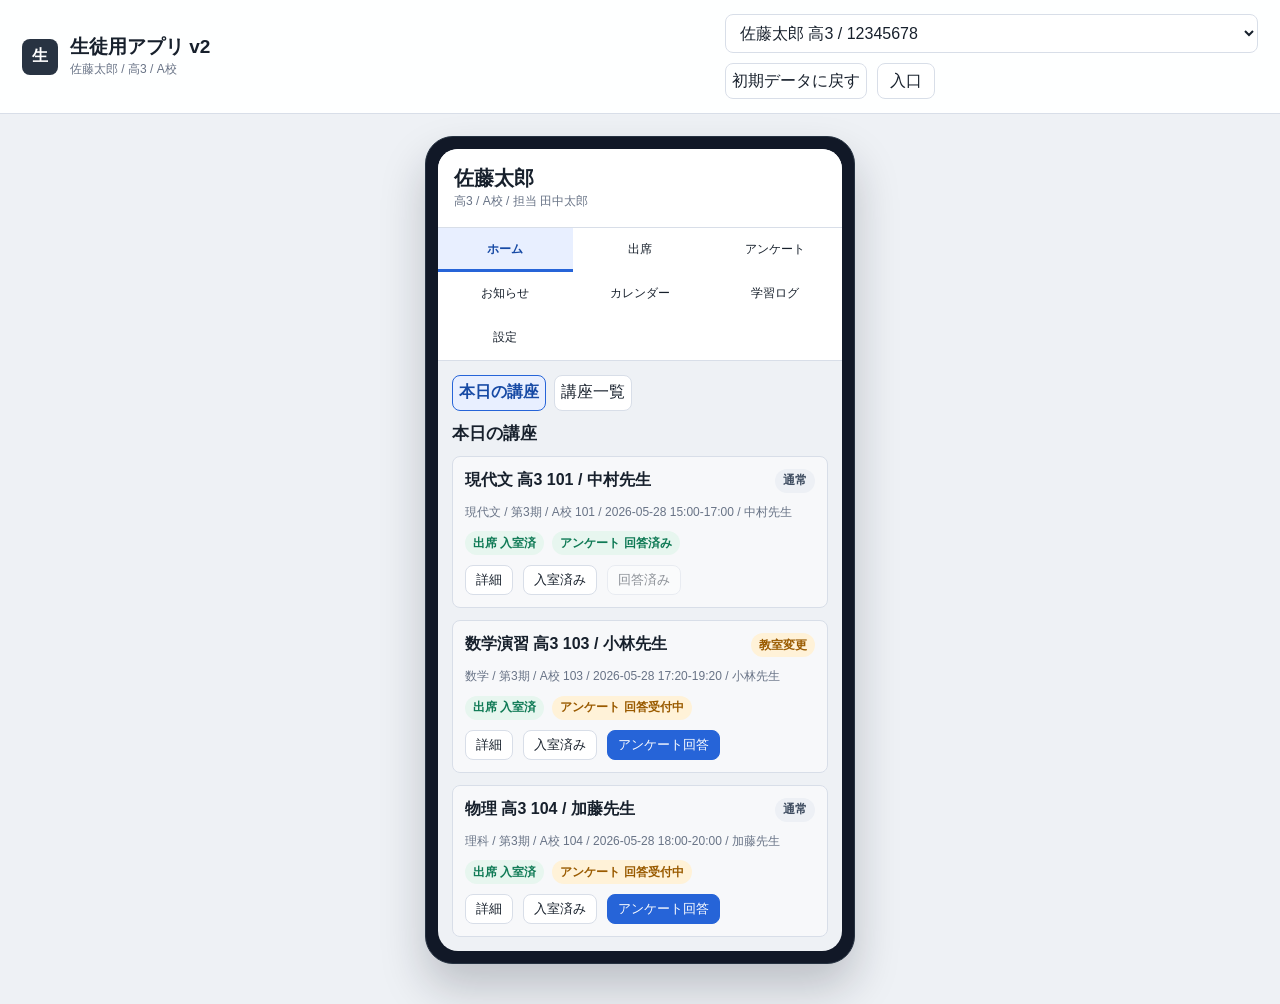
<file: mock_app_v2/student_app_v2.html>
<!doctype html>
<html lang="ja">
<head>
  <meta charset="utf-8">
  <meta name="viewport" content="width=device-width, initial-scale=1">
  <title>生徒用 v2</title>
  <link rel="stylesheet" href="assets/screens_v2.css">
</head>
<body data-app="student-v2">
  <header class="topbar">
    <div class="brand">
      <div class="brand-mark">生</div>
      <div>
        <h1>生徒用アプリ v2</h1>
        <p id="studentProfileMini">CSV読込中</p>
      </div>
    </div>
    <div class="top-actions">
      <select id="studentSelect" aria-label="表示生徒"></select>
      <button class="ghost" type="button" data-reset-state>初期データに戻す</button>
      <a class="button-link" href="index.html">入口</a>
    </div>
  </header>

  <main class="wrap phone-stage">
    <section class="phone" aria-label="生徒用スマホ画面">
      <div class="phone-screen">
        <div class="phone-head">
          <h1 id="studentName">読み込み中</h1>
          <p class="meta" id="studentVenue">講座情報を読み込んでいます</p>
        </div>
        <nav class="mobile-tabs" aria-label="生徒用タブ">
          <button class="tab-button active" type="button" data-tab-target="student-home">ホーム</button>
          <button class="tab-button" type="button" data-tab-target="student-attendance">出席</button>
          <button class="tab-button" type="button" data-tab-target="student-survey">アンケート</button>
          <button class="tab-button" type="button" data-tab-target="student-notices">お知らせ<span class="tab-badge is-hidden" id="studentNoticeBadge">0</span></button>
          <button class="tab-button" type="button" data-tab-target="student-calendar">カレンダー</button>
          <button class="tab-button" type="button" data-tab-target="student-log">学習ログ</button>
          <button class="tab-button" type="button" data-tab-target="student-settings">設定</button>
        </nav>

        <div class="phone-body">
          <section class="tab-panel active" data-tab-panel="student-home">
            <div class="segmented" style="margin-bottom:12px">
              <button class="choice selected" type="button" data-student-course-view="today">本日の講座</button>
              <button class="choice" type="button" data-student-course-view="all">講座一覧</button>
            </div>
            <div id="studentTodaySection">
              <h2 class="section-title" style="margin:0 0 10px">本日の講座</h2>
              <div id="studentTodayList" class="stack"></div>
            </div>
            <div id="studentAllSection" class="is-hidden">
              <h2 class="section-title" style="margin:0 0 10px">講座一覧</h2>
              <div id="studentCourseList" class="stack"></div>
            </div>
          </section>

          <section class="tab-panel" data-tab-panel="student-notices">
            <div class="panel">
              <div class="panel-head"><h2>お知らせ</h2></div>
              <div class="panel-body"><div id="studentNotices" class="stack"></div></div>
            </div>
          </section>

          <section class="tab-panel" data-tab-panel="student-attendance">
            <div class="panel">
              <div class="panel-head"><h2>出席登録</h2></div>
              <div class="panel-body">
                <button class="small" type="button" data-tab-target="student-home" style="margin-bottom:10px">← 講座一覧へ戻る</button>
                <label>対象講座<select id="studentAttendanceCourseSelect"></select></label>
                <div class="notice" style="margin:12px 0">教室入口の固定QRを、自分のスマホのカメラで読み取って入室します。読み取り後の出席完了画面を、入口でスタッフが目視確認します。</div>
                <div id="studentQrReadPane">
                  <div id="studentQrReadCourse" class="notice"></div>
                  <div class="qr-box" style="margin-top:10px"><div class="qr-mark" aria-hidden="true"></div></div>
                  <button class="primary" id="studentScanButton" type="button" style="width:100%; margin-top:10px">教室QRを読み取って入室</button>
                </div>
                <div id="studentCheckinComplete" class="is-hidden"></div>
                <div id="studentCheckinStatus" class="notice amber" style="margin-top:10px"></div>
              </div>
            </div>
          </section>

          <section class="tab-panel" data-tab-panel="student-survey">
            <div class="panel">
              <div class="panel-head">
                <h2>未回答・受付中</h2>
                <button class="small" id="studentTogglePastSurvey" type="button">回答履歴</button>
              </div>
              <div class="panel-body">
                <div class="notice">回答する講座の「この講座に回答」を押すと、回答フォームが開きます。</div>
                <div id="studentSurveyOpenList" class="stack" style="margin-top:10px"></div>
                <div id="studentSurveyHistory" class="stack is-hidden"></div>
              </div>
            </div>
          </section>

          <section class="tab-panel" data-tab-panel="student-calendar">
            <div class="panel">
              <div class="panel-head"><h2>受講カレンダー</h2></div>
              <div class="panel-body">
                <div class="cal-nav">
                  <button class="small" type="button" data-cal-month="prev">◀</button>
                  <strong id="studentCalendarLabel"></strong>
                  <button class="small" type="button" data-cal-month="next">▶</button>
                </div>
                <div id="studentCalendarGrid" class="cal-grid"></div>
                <h3 class="section-title" id="studentCalendarDayLabel" style="margin:14px 0 8px"></h3>
                <div id="studentCalendarCourses" class="stack"></div>
              </div>
            </div>
          </section>

          <section class="tab-panel" data-tab-panel="student-log">
            <div class="panel">
              <div class="panel-head"><h2>受講コマ</h2></div>
              <div class="panel-body"><div id="studentPeriodSummary"></div></div>
            </div>
            <div class="panel" style="margin-top:12px">
              <div class="panel-head"><h2>科目別受講状況</h2></div>
              <div class="panel-body"><div id="studentSubjectBars" class="stack"></div></div>
            </div>
            <div class="panel" style="margin-top:12px">
              <div class="panel-head"><h2>受講履歴</h2></div>
              <div class="panel-body">
                <table>
                  <thead><tr><th>講座</th><th>期</th><th>出席</th><th>アンケート</th></tr></thead>
                  <tbody id="studentHistoryRows"></tbody>
                </table>
              </div>
            </div>
            <div class="panel" style="margin-top:12px">
              <div class="panel-head"><h2>申込履歴</h2></div>
              <div class="panel-body"><div id="studentApplications" class="stack"></div></div>
            </div>
          </section>

          <section class="tab-panel" data-tab-panel="student-settings">
            <div class="panel">
              <div class="panel-head"><h2>初期設定</h2></div>
              <div class="panel-body">
                <div class="form-grid" style="grid-template-columns:1fr">
                  <label>生徒番号 または メールアドレス（仮ID）<input id="studentNumber" value="12345678"></label>
                  <label>パスワード<input id="studentPassword" type="password" value="abcdefgh"></label>
                </div>
                <button class="primary" id="studentLoginButton" type="button" style="width:100%; margin-top:10px">登録内容を確認</button>
                <div id="studentProfile" class="notice" style="margin-top:10px"></div>
              </div>
            </div>
          </section>
        </div>
      </div>
    </section>
  </main>

  <div class="modal-backdrop" id="detailModal">
    <div class="modal">
      <div class="modal-head"><h2 id="modalTitle">講座詳細</h2><button type="button" data-close-modal>閉じる</button></div>
      <div class="modal-body" id="modalBody"></div>
    </div>
  </div>
  <div class="toast" id="toast"></div>
  <script src="assets/app_v2.js"></script>
</body>
</html>
</file>
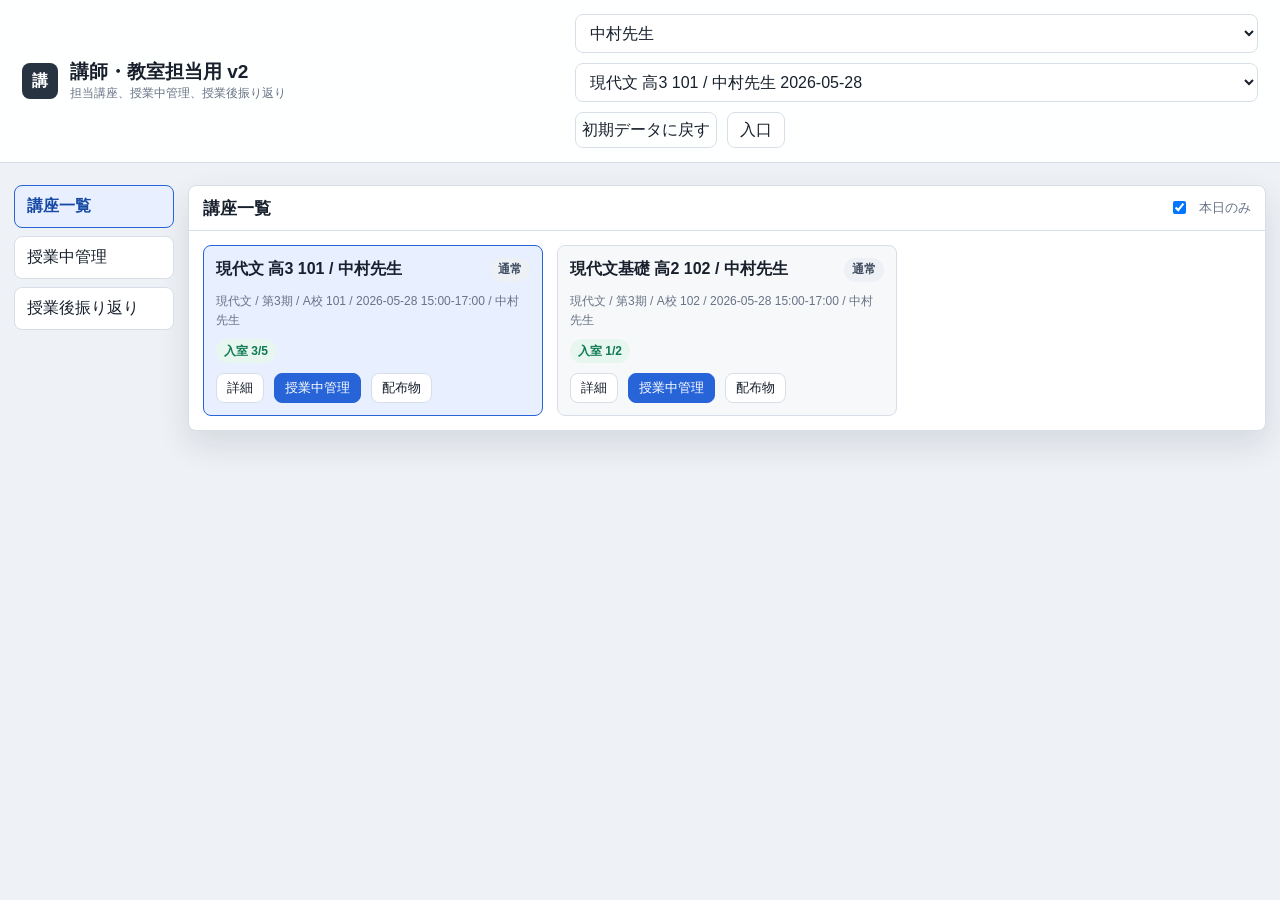
<file: mock_app_v2/teacher_app_v2.html>
<!doctype html>
<html lang="ja">
<head>
  <meta charset="utf-8">
  <meta name="viewport" content="width=device-width, initial-scale=1">
  <title>講師・教室担当 v2</title>
  <link rel="stylesheet" href="assets/screens_v2.css">
</head>
<body data-app="teacher-v2">
  <header class="topbar">
    <div class="brand">
      <div class="brand-mark">講</div>
      <div>
        <h1>講師・教室担当用 v2</h1>
        <p>担当講座、授業中管理、授業後振り返り</p>
      </div>
    </div>
    <div class="top-actions">
      <select id="teacherSelect" aria-label="講師選択"></select>
      <select id="teacherCourseSelect" aria-label="講座選択"></select>
      <button class="ghost" type="button" data-reset-state>初期データに戻す</button>
      <a class="button-link" href="index.html">入口</a>
    </div>
  </header>

  <main class="wrap layout">
    <nav class="side-nav" aria-label="講師タブ">
      <button class="tab-button active" type="button" data-tab-target="teacher-courses">講座一覧</button>
      <button class="tab-button" type="button" data-tab-target="teacher-class">授業中管理</button>
      <button class="tab-button" type="button" data-tab-target="teacher-review">授業後振り返り</button>
    </nav>
    <div>
      <section class="tab-panel active" data-tab-panel="teacher-courses">
        <section class="panel">
          <div class="panel-head">
            <h2>講座一覧</h2>
            <label class="row" style="width:auto"><input id="todayOnlyToggle" type="checkbox" checked style="width:auto">本日のみ</label>
          </div>
          <div class="panel-body"><div id="teacherCourseList" class="grid-3"></div></div>
        </section>
      </section>

      <section class="tab-panel" data-tab-panel="teacher-class">
        <div class="grid-2">
          <section class="panel">
            <div class="panel-head"><h2>出席状況</h2></div>
            <div class="panel-body">
              <div id="teacherClassSummary" class="metric-grid"></div>
              <table style="margin-top:12px"><thead><tr><th>生徒</th><th>出席</th><th>メモ</th></tr></thead><tbody id="teacherAttendanceRows"></tbody></table>
            </div>
          </section>
          <section class="panel">
            <div class="panel-head"><h2>遅刻・途中入室メモ</h2></div>
            <div class="panel-body">
              <label>生徒<select id="teacherLateStudent"></select></label>
              <label style="margin-top:10px">種別<select id="teacherLateType"><option>遅刻メモ</option><option>途中入室</option><option>途中退室</option><option>体調不良</option></select></label>
              <label style="margin-top:10px">内容<textarea id="teacherLateContent">授業開始後に着席。校舎スタッフへ共有。</textarea></label>
              <button class="primary" id="saveTeacherNote" type="button" style="width:100%">メモ保存</button>
              <div id="teacherNoteRows" class="stack" style="margin-top:12px"></div>
            </div>
          </section>
        </div>
        <section class="panel" style="margin-top:14px">
          <div class="panel-head"><h2>配布物・欠席者メモ</h2></div>
          <div class="panel-body"><div id="teacherMaterialsRows" class="grid-3"></div></div>
        </section>
      </section>

      <section class="tab-panel" data-tab-panel="teacher-review">
        <div class="grid-2">
          <section class="panel">
            <div class="panel-head"><h2>アンケート傾向</h2></div>
            <div class="panel-body">
              <div id="teacherSurveySummary" class="metric-grid"></div>
              <div id="teacherTrendPanel" class="stack" style="margin-top:12px"></div>
            </div>
          </section>
          <section class="panel">
            <div class="panel-head"><h2>次回へのメモ</h2></div>
            <div class="panel-body">
              <textarea id="teacherNextMemo">次回は記述演習の時間を長めに取り、答案比較を扱う。</textarea>
              <button class="primary" id="saveTeacherNextMemo" type="button" style="width:100%; margin-top:10px">保存</button>
              <div id="teacherReviewNotes" class="stack" style="margin-top:12px"></div>
            </div>
          </section>
        </div>
      </section>
    </div>
  </main>

  <div class="modal-backdrop" id="detailModal">
    <div class="modal">
      <div class="modal-head"><h2 id="modalTitle">講座詳細</h2><button type="button" data-close-modal>閉じる</button></div>
      <div class="modal-body" id="modalBody"></div>
    </div>
  </div>
  <div class="toast" id="toast"></div>
  <script src="assets/app_v2.js"></script>
</body>
</html>
</file>
<file: mock_app_v2/assets/screens_v2.css>
:root {
  color-scheme: light;
  --bg: #eef1f5;
  --surface: #ffffff;
  --surface-soft: #f7f8fa;
  --line: #d8dee8;
  --text: #17202c;
  --muted: #687386;
  --blue: #2664d8;
  --blue-soft: #e8efff;
  --green: #0f7a55;
  --green-soft: #e7f6ef;
  --amber: #9a5b00;
  --amber-soft: #fff2d8;
  --red: #b3261e;
  --red-soft: #fde8e7;
  --ink: #283342;
  --shadow: 0 14px 32px rgba(35, 48, 72, 0.12);
}

* {
  box-sizing: border-box;
}

body {
  margin: 0;
  min-width: 320px;
  background: var(--bg);
  color: var(--text);
  font-family: -apple-system, BlinkMacSystemFont, "Hiragino Sans", "Yu Gothic", "Yu Gothic UI", sans-serif;
  letter-spacing: 0;
}

button,
input,
select,
textarea {
  font: inherit;
}

button {
  min-height: 36px;
  border: 1px solid var(--line);
  border-radius: 8px;
  background: var(--surface);
  color: var(--text);
  cursor: pointer;
}

.button-link {
  display: inline-flex;
  align-items: center;
  justify-content: center;
  min-height: 36px;
  padding: 0 12px;
  border: 1px solid var(--line);
  border-radius: 8px;
  background: var(--surface);
  color: var(--text);
  text-decoration: none;
}

.button-link:hover {
  border-color: #9cabbd;
}

button:hover {
  border-color: #9cabbd;
}

button:disabled {
  cursor: not-allowed;
  opacity: 0.48;
}

.primary {
  border-color: var(--blue);
  background: var(--blue);
  color: #fff;
}

.danger {
  border-color: var(--red);
  background: var(--red);
  color: #fff;
}

.ghost {
  background: transparent;
}

.small {
  min-height: 30px;
  padding: 4px 10px;
  font-size: 13px;
}

input,
select,
textarea {
  width: 100%;
  border: 1px solid var(--line);
  border-radius: 8px;
  background: #fff;
  color: var(--text);
  padding: 9px 10px;
}

textarea {
  min-height: 92px;
  resize: vertical;
}

label {
  display: grid;
  gap: 6px;
  color: var(--muted);
  font-size: 13px;
}

table {
  width: 100%;
  border-collapse: collapse;
  table-layout: fixed;
  font-size: 13px;
}

th,
td {
  border-bottom: 1px solid var(--line);
  padding: 10px 8px;
  text-align: left;
  vertical-align: top;
  overflow-wrap: anywhere;
}

th {
  color: #415069;
  font-weight: 700;
  background: #f2f5f9;
}

pre {
  margin: 0;
  white-space: pre-wrap;
  overflow-wrap: anywhere;
}

.app-shell {
  min-height: 100vh;
}

.topbar {
  position: sticky;
  top: 0;
  z-index: 10;
  display: flex;
  align-items: center;
  justify-content: space-between;
  gap: 16px;
  padding: 14px 22px;
  border-bottom: 1px solid var(--line);
  background: rgba(255, 255, 255, 0.94);
  backdrop-filter: blur(12px);
}

.topbar.compact {
  min-height: 58px;
  padding: 8px 16px;
}

.brand {
  display: flex;
  align-items: center;
  gap: 12px;
  min-width: 0;
}

.brand-mark {
  display: grid;
  width: 36px;
  height: 36px;
  place-items: center;
  border-radius: 8px;
  background: var(--ink);
  color: #fff;
  font-weight: 800;
}

.brand h1 {
  margin: 0;
  font-size: 19px;
  line-height: 1.25;
}

.brand p {
  margin: 2px 0 0;
  color: var(--muted);
  font-size: 12px;
}

.topbar.compact .brand {
  gap: 9px;
}

.topbar.compact .brand-mark {
  width: 28px;
  height: 28px;
  border-radius: 7px;
  font-size: 12px;
}

.topbar.compact .brand h1 {
  font-size: 16px;
}

.topbar.compact .brand p {
  font-size: 11px;
}

.nav-toggle-button {
  min-width: 42px;
  font-weight: 800;
}

.top-actions,
.actions,
.row,
.filters {
  display: flex;
  align-items: center;
  gap: 10px;
  flex-wrap: wrap;
}

.wrap {
  width: min(1360px, calc(100vw - 28px));
  margin: 0 auto;
  padding: 22px 0 40px;
}

.layout {
  display: grid;
  grid-template-columns: 160px minmax(0, 1fr);
  gap: 14px;
}

.layout.nav-hidden {
  grid-template-columns: minmax(0, 1fr);
}

.layout.nav-hidden .side-nav {
  display: none;
}

.side-nav {
  position: sticky;
  top: 78px;
  align-self: start;
  display: grid;
  gap: 8px;
}

.nav-item {
  position: relative;
}

.nav-menu {
  position: absolute;
  top: 0;
  left: calc(100% + 8px);
  z-index: 20;
  display: none;
  min-width: 180px;
  padding: 6px;
  border: 1px solid var(--line);
  border-radius: 8px;
  background: var(--surface);
  box-shadow: var(--shadow);
}

.nav-item:hover .nav-menu,
.nav-item:focus-within .nav-menu {
  display: grid;
  gap: 4px;
}

.nav-menu button {
  min-height: 34px;
  padding: 7px 9px;
  border: 0;
  border-radius: 6px;
  background: transparent;
  text-align: left;
}

.nav-menu button:hover {
  background: var(--surface-soft);
}

.tab-button {
  justify-content: flex-start;
  width: 100%;
  padding: 10px 12px;
  text-align: left;
}

.tab-button.active {
  border-color: var(--blue);
  background: var(--blue-soft);
  color: #174aa5;
  font-weight: 700;
}

.tab-panel {
  display: none;
}

.tab-panel.active {
  display: block;
}

.panel {
  border: 1px solid var(--line);
  border-radius: 8px;
  background: var(--surface);
  box-shadow: var(--shadow);
}

.panel + .panel,
.stack > * + * {
  margin-top: 12px;
}

.panel-head {
  display: flex;
  align-items: flex-start;
  justify-content: space-between;
  gap: 14px;
  padding: 12px 14px 9px;
  border-bottom: 1px solid var(--line);
}

.panel-head h2,
.panel-head h3,
.section-title {
  margin: 0;
  font-size: 17px;
  line-height: 1.35;
}

.panel-body {
  padding: 14px;
}

.grid-2 {
  display: grid;
  grid-template-columns: repeat(2, minmax(0, 1fr));
  gap: 14px;
}

.grid-2.single {
  grid-template-columns: 1fr;
}

.grid-3 {
  display: grid;
  grid-template-columns: repeat(3, minmax(0, 1fr));
  gap: 14px;
}

.grid-4 {
  display: grid;
  grid-template-columns: repeat(4, minmax(0, 1fr));
  gap: 12px;
}

.form-grid {
  display: grid;
  grid-template-columns: repeat(4, minmax(0, 1fr));
  gap: 12px;
}

.field-span-2 {
  grid-column: span 2;
}

.field-span-4 {
  grid-column: 1 / -1;
}

.metric-grid {
  display: grid;
  grid-template-columns: repeat(auto-fit, minmax(132px, 1fr));
  gap: 10px;
}

.metric {
  min-height: 78px;
  padding: 12px;
  border: 1px solid var(--line);
  border-radius: 8px;
  background: var(--surface-soft);
}

.metric span {
  display: block;
  color: var(--muted);
  font-size: 12px;
}

.metric strong {
  display: block;
  margin-top: 6px;
  font-size: clamp(22px, 4vw, 31px);
  line-height: 1;
}

.item {
  padding: 12px;
  border: 1px solid var(--line);
  border-radius: 8px;
  background: var(--surface-soft);
}

.item-title {
  display: flex;
  align-items: center;
  justify-content: space-between;
  gap: 10px;
  margin-bottom: 6px;
}

.item-title strong {
  line-height: 1.35;
}

.meta {
  margin: 0;
  color: var(--muted);
  font-size: 12px;
  line-height: 1.55;
}

.muted {
  color: var(--muted);
}

.chip {
  display: inline-flex;
  align-items: center;
  min-height: 24px;
  padding: 3px 8px;
  border-radius: 999px;
  background: #edf0f5;
  color: #3e4c60;
  font-size: 12px;
  font-weight: 700;
  white-space: nowrap;
}

.chip.blue {
  background: var(--blue-soft);
  color: #174aa5;
}

.chip.green {
  background: var(--green-soft);
  color: var(--green);
}

.chip.amber {
  background: var(--amber-soft);
  color: var(--amber);
}

.chip.red {
  background: var(--red-soft);
  color: var(--red);
}

.notice {
  padding: 10px 12px;
  border: 1px solid var(--line);
  border-radius: 8px;
  background: #f7f8fb;
  color: #334155;
  font-size: 13px;
  line-height: 1.55;
}

.notice.green {
  border-color: #b8e0ce;
  background: var(--green-soft);
  color: var(--green);
}

.notice.amber {
  border-color: #f0d297;
  background: var(--amber-soft);
  color: var(--amber);
}

.notice.red {
  border-color: #efb3af;
  background: var(--red-soft);
  color: var(--red);
}

.role-grid {
  display: grid;
  grid-template-columns: repeat(3, minmax(0, 1fr));
  gap: 14px;
}

.role-link {
  display: grid;
  min-height: 170px;
  align-content: space-between;
  gap: 16px;
  padding: 16px;
  border: 1px solid var(--line);
  border-radius: 8px;
  background: var(--surface);
  color: inherit;
  text-decoration: none;
  box-shadow: var(--shadow);
}

.role-link strong {
  font-size: 20px;
}

.phone-stage {
  display: grid;
  place-items: start center;
}

.phone {
  width: min(430px, 100%);
  min-height: 760px;
  border: 1px solid #263241;
  border-radius: 28px;
  background: #111827;
  padding: 12px;
  box-shadow: 0 24px 45px rgba(18, 25, 38, 0.22);
}

.phone-screen {
  min-height: 736px;
  overflow: hidden;
  border-radius: 20px;
  background: var(--bg);
}

.phone-head {
  padding: 16px;
  background: var(--surface);
  border-bottom: 1px solid var(--line);
}

.phone-head h1 {
  margin: 0;
  font-size: 20px;
}

.mobile-tabs {
  display: grid;
  grid-template-columns: repeat(3, minmax(0, 1fr));
  gap: 0;
  border-bottom: 1px solid var(--line);
  background: var(--surface);
}

.mobile-tabs .tab-button {
  min-height: 44px;
  border: 0;
  border-radius: 0;
  justify-content: center;
  padding: 8px 4px;
  text-align: center;
  font-size: 12px;
}

.course-card {
  display: grid;
  gap: 10px;
  padding: 12px;
  border: 1px solid var(--line);
  border-radius: 8px;
  background: var(--surface-soft);
}

.course-card.selected {
  border-color: var(--blue);
  background: var(--blue-soft);
}

.course-card-head {
  display: flex;
  align-items: flex-start;
  justify-content: space-between;
  gap: 10px;
}

.course-card-head strong {
  line-height: 1.35;
}

.status-row {
  display: flex;
  align-items: center;
  gap: 8px;
  flex-wrap: wrap;
}

.roster-grid {
  display: grid;
  grid-template-columns: repeat(auto-fill, minmax(248px, 1fr));
  gap: 12px;
}

.roster-card {
  display: grid;
  gap: 8px;
  padding: 12px;
  border: 1px solid var(--line);
  border-radius: 8px;
  background: var(--surface-soft);
}

.roster-head {
  display: flex;
  align-items: flex-start;
  justify-content: space-between;
  gap: 10px;
}

.roster-head strong {
  display: block;
  font-size: 16px;
  line-height: 1.3;
}

.roster-head .meta {
  display: block;
  margin-top: 2px;
}

.material-list {
  margin: 0;
  padding-left: 18px;
  color: var(--text);
  font-size: 13px;
  line-height: 1.7;
}

.wide-row {
  display: grid;
  grid-template-columns: minmax(170px, 1.1fr) minmax(0, 2fr) auto;
  gap: 12px;
  align-items: center;
  padding: 10px 12px;
  border: 1px solid var(--line);
  border-radius: 8px;
  background: var(--surface-soft);
}

.wide-main {
  display: grid;
  gap: 2px;
  min-width: 0;
}

.wide-main strong {
  line-height: 1.3;
}

.wide-actions {
  display: flex;
  gap: 8px;
  flex-wrap: wrap;
  justify-content: flex-end;
}

.table-scroll {
  overflow-x: auto;
}

table.dense {
  table-layout: auto;
  font-size: 11px;
}

table.dense th,
table.dense td {
  padding: 4px 6px;
  white-space: nowrap;
}

.nowrap {
  white-space: nowrap;
}

@media (max-width: 720px) {
  .wide-row {
    grid-template-columns: 1fr;
  }

  .wide-actions {
    justify-content: flex-start;
  }
}

.setting-toggle {
  display: inline-flex;
  align-items: center;
  gap: 7px;
  width: auto;
  color: var(--text);
}

.setting-toggle input {
  width: auto;
}

.search-row {
  display: grid;
  grid-template-columns: minmax(0, 1fr) auto;
  gap: 10px;
  align-items: end;
}

.mobile-tabs .tab-button.active {
  box-shadow: inset 0 -3px 0 var(--blue);
}

.phone-body {
  padding: 14px;
}

.qr-box {
  display: grid;
  place-items: center;
  min-height: 180px;
  border: 1px dashed #9da9ba;
  border-radius: 8px;
  background: #fff;
}

.qr-mark {
  width: 116px;
  height: 116px;
  border: 9px solid #182434;
  background:
    linear-gradient(90deg, #182434 10px, transparent 10px 22px, #182434 22px 32px, transparent 32px 45px, #182434 45px 55px, transparent 55px),
    linear-gradient(#182434 10px, transparent 10px 22px, #182434 22px 32px, transparent 32px 45px, #182434 45px 55px, transparent 55px);
  background-size: 58px 58px;
}

.segmented,
.rating {
  display: flex;
  gap: 8px;
  flex-wrap: wrap;
}

.choice.selected {
  border-color: var(--blue);
  background: var(--blue-soft);
  color: #174aa5;
  font-weight: 700;
}

.bar {
  height: 10px;
  overflow: hidden;
  border-radius: 999px;
  background: #dfe5ef;
}

.bar > span {
  display: block;
  height: 100%;
  background: var(--blue);
}

.code-preview {
  min-height: 260px;
  max-height: 420px;
  overflow: auto;
  padding: 12px;
  border: 1px solid var(--line);
  border-radius: 8px;
  background: #101827;
  color: #e6edf7;
  font-size: 12px;
}

.compare-table td,
.compare-table th {
  padding: 8px;
}

.compare-table .changed-row td {
  background: var(--amber-soft);
  color: #6f4100;
  font-weight: 700;
}

.modal-actions {
  display: flex;
  justify-content: flex-end;
  gap: 10px;
  flex-wrap: wrap;
}

.modal .form-grid {
  grid-template-columns: repeat(2, minmax(0, 1fr));
}

.modal-backdrop {
  position: fixed;
  inset: 0;
  z-index: 100;
  display: none;
  align-items: center;
  justify-content: center;
  padding: 20px;
  background: rgba(16, 24, 39, 0.45);
}

.modal-backdrop.open {
  display: flex;
}

.modal {
  width: min(680px, 100%);
  max-height: calc(100vh - 40px);
  overflow: auto;
  border-radius: 8px;
  background: var(--surface);
  box-shadow: 0 30px 70px rgba(0, 0, 0, 0.24);
}

.modal-head {
  display: flex;
  align-items: center;
  justify-content: space-between;
  gap: 12px;
  padding: 14px 16px;
  border-bottom: 1px solid var(--line);
}

.modal-head h2 {
  margin: 0;
  font-size: 18px;
}

.modal-body {
  padding: 16px;
}

.toast {
  position: fixed;
  right: 18px;
  bottom: 18px;
  z-index: 120;
  display: none;
  width: min(390px, calc(100vw - 36px));
  padding: 12px 14px;
  border: 1px solid #b8d2ff;
  border-radius: 8px;
  background: #fff;
  color: #1d355e;
  box-shadow: var(--shadow);
}

.toast.show {
  display: block;
}

.cal-nav {
  display: flex;
  align-items: center;
  justify-content: space-between;
  gap: 8px;
  margin-bottom: 10px;
}

.cal-grid {
  display: grid;
  grid-template-columns: repeat(7, 1fr);
  gap: 4px;
}

.cal-head {
  padding: 4px 0;
  text-align: center;
  font-size: 11px;
  color: var(--muted);
}

.cal-cell {
  display: flex;
  flex-direction: column;
  gap: 2px;
  min-height: 58px;
  padding: 4px;
  border: 1px solid var(--line);
  border-radius: 6px;
  background: var(--surface);
  text-align: left;
  overflow: hidden;
}

.cal-cell.empty {
  border: 0;
  background: transparent;
}

.cal-cell.has-course {
  border-color: #bcd2f5;
  background: var(--blue-soft);
}

.cal-cell.today .cal-date {
  color: var(--blue);
}

.cal-cell.selected {
  border-color: var(--blue);
  box-shadow: 0 0 0 2px var(--blue-soft);
}

.cal-date {
  font-size: 12px;
  font-weight: 700;
}

.cal-course {
  overflow: hidden;
  font-size: 10px;
  line-height: 1.2;
  white-space: nowrap;
  text-overflow: ellipsis;
  color: #174aa5;
}

.cal-more {
  font-size: 10px;
  color: var(--muted);
}

.day-group + .day-group {
  margin-top: 14px;
}

.day-head {
  display: flex;
  align-items: center;
  gap: 8px;
  padding: 6px 10px;
  border-left: 3px solid var(--blue);
  border-radius: 0 6px 6px 0;
  background: var(--blue-soft);
  color: #174aa5;
  font-weight: 700;
  font-size: 13px;
}

.item .actions {
  margin-top: 8px;
}

.item-title .chip {
  font-weight: 700;
}

.tab-badge {
  display: inline-grid;
  place-items: center;
  min-width: 18px;
  height: 18px;
  margin-left: 5px;
  padding: 0 5px;
  border-radius: 999px;
  background: var(--red);
  color: #fff;
  font-size: 11px;
  font-weight: 700;
  line-height: 1;
}

.is-hidden {
  display: none !important;
}

@media (max-width: 980px) {
  .layout,
  .grid-2,
  .grid-3,
  .role-grid {
    grid-template-columns: 1fr;
  }

  .side-nav {
    position: static;
    display: flex;
    overflow-x: auto;
    padding-bottom: 2px;
  }

  .side-nav .tab-button {
    width: max-content;
    white-space: nowrap;
  }

  .nav-item {
    display: inline-flex;
  }

  .nav-menu {
    top: calc(100% + 6px);
    left: 0;
  }

  .form-grid,
  .grid-4 {
    grid-template-columns: repeat(2, minmax(0, 1fr));
  }
}

@media (max-width: 640px) {
  .topbar {
    align-items: flex-start;
    flex-direction: column;
    padding: 12px 14px;
  }

  .wrap {
    width: min(100vw - 18px, 100%);
    padding-top: 12px;
  }

  .form-grid,
  .grid-4 {
    grid-template-columns: 1fr;
  }

  .field-span-2,
  .field-span-4 {
    grid-column: auto;
  }

  .panel-head {
    align-items: stretch;
    flex-direction: column;
  }

  .phone {
    min-height: auto;
    border-radius: 0;
    padding: 0;
  }

  .phone-screen {
    min-height: 100vh;
    border-radius: 0;
  }
}
</file>
<file: mock_app/assets/screens.css>
:root {
  --bg: #e9f1f4;
  --panel: #fbfefd;
  --panel-soft: #edf6f4;
  --line: #c2d0da;
  --text: #17212b;
  --muted: #526577;
  --green: #0f766e;
  --green-bg: #e6f6f3;
  --blue: #1d4ed8;
  --blue-bg: #eaf1ff;
  --amber: #b45309;
  --amber-bg: #fff7ed;
  --red: #b42318;
  --red-bg: #fff1f0;
  --shadow: 0 18px 40px rgba(15, 23, 42, 0.10);
}

* {
  box-sizing: border-box;
}

html {
  scroll-behavior: smooth;
}

body {
  margin: 0;
  min-height: 100vh;
  background:
    radial-gradient(circle at top left, rgba(15, 118, 110, 0.12), transparent 32rem),
    linear-gradient(180deg, #eef6f3 0%, var(--bg) 44%, #e6eef3 100%);
  color: var(--text);
  font-family: -apple-system, BlinkMacSystemFont, "Hiragino Sans", "Yu Gothic", "Segoe UI", sans-serif;
  line-height: 1.55;
  letter-spacing: 0;
}

a {
  color: inherit;
}

button,
input,
select,
textarea {
  font: inherit;
}

button {
  cursor: pointer;
}

.wrap {
  width: min(1220px, calc(100% - 32px));
  margin: 0 auto;
}

.top-nav {
  position: sticky;
  top: 0;
  z-index: 20;
  border-bottom: 1px solid var(--line);
  background: rgba(255, 255, 255, 0.95);
  backdrop-filter: blur(12px);
}

.top-nav-inner {
  display: flex;
  min-height: 68px;
  align-items: center;
  justify-content: space-between;
  gap: 16px;
}

.brand {
  display: grid;
  gap: 2px;
}

.eyebrow {
  color: var(--green);
  font-size: 12px;
  font-weight: 800;
}

h1,
h2,
h3,
p {
  margin-top: 0;
}

h1 {
  margin-bottom: 0;
  font-size: 21px;
  line-height: 1.25;
}

h2 {
  margin-bottom: 6px;
  font-size: 20px;
  line-height: 1.3;
}

h3 {
  margin-bottom: 10px;
  font-size: 16px;
  line-height: 1.35;
}

.subtle {
  margin: 0;
  color: var(--muted);
  font-size: 13px;
}

.nav-links {
  display: flex;
  gap: 8px;
  flex-wrap: wrap;
  justify-content: flex-end;
}

.nav-link,
.button,
button,
.chip {
  display: inline-flex;
  min-height: 36px;
  align-items: center;
  justify-content: center;
  border: 1px solid var(--line);
  border-radius: 8px;
  background: var(--panel);
  color: var(--text);
  padding: 7px 12px;
  text-decoration: none;
  font-size: 13px;
  font-weight: 750;
}

.button.primary,
button.primary {
  border-color: #0b625b;
  background: var(--green);
  color: #fff;
}

.button.secondary,
button.secondary {
  border-color: var(--line);
  background: var(--panel);
  color: var(--text);
}

.button.blue,
button.blue {
  border-color: #1e40af;
  background: var(--blue);
  color: #fff;
}

.button.amber,
button.amber {
  border-color: #92400e;
  background: var(--amber);
  color: #fff;
}

button.small {
  min-height: 30px;
  padding: 5px 9px;
  font-size: 12px;
}

.chip {
  min-height: 28px;
  border-radius: 999px;
  padding: 4px 10px;
  color: var(--muted);
  font-size: 12px;
  white-space: nowrap;
}

.chip.green {
  border-color: #9ad5ce;
  background: var(--green-bg);
  color: var(--green);
}

.chip.blue {
  border-color: #b9ccff;
  background: var(--blue-bg);
  color: var(--blue);
}

.chip.amber {
  border-color: #fed7aa;
  background: var(--amber-bg);
  color: var(--amber);
}

.chip.red {
  border-color: #f5b5ae;
  background: var(--red-bg);
  color: var(--red);
}

.page {
  padding: 28px 0 64px;
}

.grid {
  display: grid;
  gap: 16px;
}

.two {
  grid-template-columns: repeat(2, minmax(0, 1fr));
}

.three {
  grid-template-columns: repeat(3, minmax(0, 1fr));
}

.student-layout {
  grid-template-columns: minmax(320px, 430px) minmax(0, 1fr);
  align-items: start;
}

.staff-layout {
  grid-template-columns: minmax(0, 1.7fr) minmax(320px, 0.8fr);
  align-items: start;
}

.share-student {
  display: grid;
  place-items: start center;
  padding: 24px 0 48px;
}

.share-staff {
  padding: 24px 0 56px;
}

.card {
  border: 1px solid var(--line);
  border-radius: 8px;
  background: var(--panel);
  box-shadow: var(--shadow);
  padding: 16px;
}

.card.flat {
  box-shadow: none;
}

.section-head {
  display: flex;
  align-items: end;
  justify-content: space-between;
  gap: 16px;
  margin-bottom: 16px;
}

.actions {
  display: flex;
  gap: 8px;
  flex-wrap: wrap;
  align-items: center;
}

.phone {
  width: 430px;
  max-width: 100%;
  border-radius: 34px;
  background: #101820;
  padding: 12px;
  box-shadow: 0 24px 52px rgba(15, 23, 42, 0.20);
}

.phone-screen {
  min-height: 780px;
  overflow: hidden;
  border: 1px solid #0b1117;
  border-radius: 24px;
  background: #eef6f3;
}

.phone-status {
  display: flex;
  justify-content: space-between;
  gap: 12px;
  padding: 10px 16px 7px;
  background: #0f3f3b;
  color: #dff5f0;
  font-size: 12px;
  font-weight: 750;
}

.phone-header {
  padding: 14px 16px 16px;
  background: #0f3f3b;
  color: #fff;
}

.phone-header h1 {
  font-size: 22px;
}

.phone-header .subtle {
  color: #dff5f0;
}

.phone-body {
  padding: 14px;
  background: linear-gradient(180deg, #eef6f3 0%, #e7f0f2 100%);
}

.notice {
  padding: 12px;
  border: 1px solid #9ad5ce;
  border-radius: 8px;
  background: var(--green-bg);
  color: #0f5f58;
  font-size: 13px;
  font-weight: 750;
}

.notice.amber {
  border-color: #fed7aa;
  background: var(--amber-bg);
  color: #8a4a08;
}

.notice.red {
  border-color: #f5b5ae;
  background: var(--red-bg);
  color: var(--red);
}

.course-card,
.question,
.row-card,
.queue-card {
  border: 1px solid var(--line);
  border-radius: 8px;
  background: linear-gradient(180deg, #ffffff 0%, #f6fbfa 100%);
  padding: 12px;
}

.course-card,
.question {
  margin-top: 12px;
}

.mini-grid {
  display: grid;
  grid-template-columns: repeat(2, minmax(0, 1fr));
  gap: 10px;
  margin-top: 12px;
}

.metric-card {
  border: 1px solid var(--line);
  border-radius: 8px;
  background: #fff;
  padding: 12px;
}

.metric-card span {
  display: block;
  color: var(--muted);
  font-size: 11px;
  font-weight: 800;
}

.metric-card strong {
  display: block;
  margin-top: 2px;
  font-size: 22px;
  line-height: 1.15;
}

.count-panel {
  border: 1px solid #fed7aa;
  border-radius: 8px;
  background: var(--amber-bg);
  padding: 12px;
  margin-top: 12px;
}

.count-panel.safe {
  border-color: #9ad5ce;
  background: var(--green-bg);
}

.count-head {
  display: flex;
  align-items: center;
  justify-content: space-between;
  gap: 10px;
  margin-bottom: 8px;
}

.count-number {
  font-size: 28px;
  font-weight: 900;
  line-height: 1.1;
}

.qr-reader {
  display: grid;
  place-items: center;
  min-height: 170px;
  border: 1px dashed #94a3b8;
  border-radius: 12px;
  background:
    linear-gradient(90deg, rgba(15, 118, 110, 0.15) 1px, transparent 1px) 0 0 / 18px 18px,
    linear-gradient(rgba(15, 118, 110, 0.15) 1px, transparent 1px) 0 0 / 18px 18px,
    #fafffe;
  margin-top: 12px;
  color: var(--muted);
  text-align: center;
}

.qr-code {
  width: 118px;
  aspect-ratio: 1;
  border: 8px solid #fff;
  border-radius: 8px;
  box-shadow: 0 0 0 1px var(--line);
  background:
    linear-gradient(90deg, #0f172a 12px, transparent 12px) 0 0 / 29px 29px,
    linear-gradient(#0f172a 12px, transparent 12px) 0 0 / 29px 29px,
    #fff;
}

.row {
  display: flex;
  align-items: center;
  justify-content: space-between;
  gap: 10px;
}

.meta {
  color: var(--muted);
  font-size: 12px;
}

.steps {
  display: grid;
  grid-template-columns: repeat(3, 1fr);
  gap: 8px;
  margin-top: 12px;
}

.step {
  border: 1px solid var(--line);
  border-radius: 8px;
  background: #fff;
  padding: 9px;
  color: var(--muted);
  font-size: 12px;
  font-weight: 750;
  text-align: center;
}

.step.active {
  border-color: #9ad5ce;
  background: var(--green-bg);
  color: var(--green);
}

.question-title {
  display: flex;
  align-items: baseline;
  justify-content: space-between;
  gap: 8px;
  margin-bottom: 9px;
  font-weight: 850;
}

.required {
  color: var(--red);
  font-size: 11px;
  font-weight: 850;
}

.rating,
.segmented {
  display: grid;
  gap: 8px;
}

.rating {
  grid-template-columns: repeat(5, 1fr);
}

.segmented {
  grid-template-columns: repeat(3, 1fr);
}

.choice {
  min-height: 38px;
  border: 1px solid var(--line);
  border-radius: 8px;
  background: var(--panel-soft);
  color: var(--text);
  padding: 7px 8px;
  font-size: 13px;
  font-weight: 800;
}

.choice.selected {
  border-color: #0b625b;
  background: var(--green);
  color: #fff;
}

textarea,
input,
select {
  width: 100%;
  min-height: 38px;
  border: 1px solid var(--line);
  border-radius: 8px;
  background: #fff;
  color: var(--text);
  padding: 9px 10px;
  font-size: 13px;
}

textarea {
  min-height: 86px;
  resize: vertical;
}

.submit-bar {
  position: sticky;
  bottom: 0;
  margin: 14px -14px -14px;
  padding: 12px 14px 14px;
  border-top: 1px solid var(--line);
  background: rgba(248, 250, 252, 0.96);
  backdrop-filter: blur(10px);
}

.submit-bar button {
  width: 100%;
  min-height: 48px;
  font-size: 15px;
}

.done-panel {
  display: none;
  border: 1px solid #9ad5ce;
  border-radius: 8px;
  background: var(--green-bg);
  color: #0f5f58;
  padding: 16px;
}

.done-panel.visible {
  display: block;
}

.submitted-hidden.submitted {
  display: none;
}

.summary-list {
  display: grid;
  gap: 10px;
  margin: 0;
  padding: 0;
  list-style: none;
}

.summary-list li {
  border: 1px solid var(--line);
  border-radius: 8px;
  background: #fff;
  padding: 12px;
}

.summary-list strong {
  display: block;
  margin-bottom: 3px;
}

.filters {
  display: grid;
  grid-template-columns: repeat(4, minmax(0, 1fr));
  gap: 10px;
  margin-bottom: 14px;
}

.form-grid {
  display: grid;
  grid-template-columns: repeat(2, minmax(0, 1fr));
  gap: 12px;
}

label {
  display: grid;
  gap: 4px;
  color: var(--muted);
  font-size: 12px;
  font-weight: 800;
}

.stats {
  display: grid;
  grid-template-columns: repeat(auto-fit, minmax(132px, 1fr));
  gap: 8px;
  margin-bottom: 10px;
}

.stats.four {
  grid-template-columns: repeat(4, minmax(0, 1fr));
}

.stats.six {
  grid-template-columns: repeat(6, minmax(0, 1fr));
}

.stat {
  border: 1px solid var(--line);
  border-left: 5px solid #7ab8ad;
  border-radius: 8px;
  background: linear-gradient(180deg, #ffffff 0%, #eef7f5 100%);
  min-height: 68px;
  padding: 9px 11px;
}

.stat span {
  color: var(--muted);
  font-size: 11px;
  font-weight: 800;
}

.stat strong {
  display: block;
  margin-top: 2px;
  font-size: 22px;
  line-height: 1.1;
}

table {
  width: 100%;
  border-collapse: collapse;
  overflow: hidden;
  border: 1px solid var(--line);
  border-radius: 8px;
  background: #fff;
  font-size: 13px;
}

th,
td {
  padding: 10px;
  border-bottom: 1px solid #e7edf5;
  text-align: left;
  vertical-align: top;
}

th {
  background: #e7f0f3;
  color: var(--muted);
  font-size: 12px;
  white-space: nowrap;
}

tr:last-child td {
  border-bottom: 0;
}

tr.is-hidden {
  display: none;
}

.queue {
  display: grid;
  gap: 10px;
}

.queue-card {
  display: grid;
  gap: 8px;
}

.progress {
  height: 10px;
  overflow: hidden;
  border-radius: 999px;
  background: #e2e8f0;
}

.progress span {
  display: block;
  height: 100%;
  border-radius: 999px;
  background: var(--green);
}

.report-box {
  border: 1px solid var(--line);
  border-radius: 8px;
  background: #fff;
  padding: 12px;
  color: var(--muted);
  font-size: 13px;
}

.pc-shell {
  border: 1px solid #aebfc9;
  border-radius: 14px;
  background: #d2dee5;
  box-shadow: var(--shadow);
  overflow: hidden;
}

.pc-bar {
  display: flex;
  align-items: center;
  gap: 7px;
  min-height: 38px;
  padding: 0 14px;
  background: #eaf2f5;
  border-bottom: 1px solid #b8c9d3;
}

.dot {
  width: 10px;
  height: 10px;
  border-radius: 50%;
  background: #94a3b8;
}

.pc-content {
  background:
    linear-gradient(180deg, #dcebf0 0%, var(--bg) 48%, #e7eef2 100%);
  padding: 16px;
}

.toolbar {
  display: flex;
  align-items: center;
  justify-content: space-between;
  gap: 12px;
  margin-bottom: 14px;
}

.alert-list {
  display: grid;
  gap: 10px;
}

.alert-item {
  border: 1px solid #fed7aa;
  border-left: 5px solid var(--amber);
  border-radius: 8px;
  background: #fff;
  padding: 10px;
}

.alert-item.red {
  border-color: #f5b5ae;
  border-left-color: var(--red);
}

.split {
  display: grid;
  grid-template-columns: minmax(0, 1.35fr) minmax(300px, 0.65fr);
  gap: 16px;
}

.toast {
  position: fixed;
  right: 18px;
  bottom: 18px;
  z-index: 30;
  display: none;
  max-width: 320px;
  border: 1px solid #9ad5ce;
  border-radius: 8px;
  background: #fff;
  box-shadow: var(--shadow);
  padding: 12px;
  color: var(--green);
  font-size: 13px;
  font-weight: 800;
}

.toast.visible {
  display: block;
}

.mobile-tabs,
.desktop-tabs {
  display: flex;
  gap: 8px;
  border-bottom: 1px solid var(--line);
  background: #dfecef;
  padding: 10px;
}

.mobile-tabs {
  overflow-x: auto;
}

.desktop-tabs {
  margin-bottom: 14px;
  border: 1px solid var(--line);
  border-radius: 8px;
  flex-wrap: wrap;
}

.mobile-tab,
.desktop-tab {
  border-color: var(--line);
  background: var(--panel-soft);
  color: var(--muted);
  white-space: nowrap;
}

.mobile-tab.active,
.desktop-tab.active {
  border-color: #0b625b;
  background: var(--green);
  color: #fff;
}

.tab-panel {
  display: none;
}

.tab-panel.active {
  display: block;
}

.is-hidden {
  display: none !important;
}

.stack {
  display: grid;
  gap: 10px;
}

.change-card,
.subject-row,
.course-action-card {
  border: 1px solid var(--line);
  border-radius: 8px;
  background: linear-gradient(180deg, #ffffff 0%, #f5fbfa 100%);
  padding: 12px;
}

.course-action-card {
  display: grid;
  gap: 8px;
  border-left: 5px solid #7ab8ad;
  box-shadow: 0 8px 18px rgba(15, 23, 42, 0.05);
}

.selected-card {
  border-color: #7ab8ad;
  background: linear-gradient(180deg, #ecf8f5 0%, #ffffff 100%);
}

.section-row {
  align-items: center;
  margin: 0 0 10px;
}

.section-row h3 {
  margin-bottom: 0;
}

.status-pair {
  display: grid;
  grid-template-columns: repeat(2, minmax(0, 1fr));
  gap: 8px;
}

.status-pair span {
  display: flex;
  align-items: center;
  justify-content: space-between;
  gap: 8px;
  border: 1px solid var(--line);
  border-radius: 8px;
  background: #eef6f4;
  padding: 7px 8px;
  color: var(--muted);
  font-size: 12px;
  font-weight: 800;
}

.trend-row {
  display: grid;
  grid-template-columns: 82px minmax(0, 1fr) 32px;
  align-items: center;
  gap: 8px;
  margin-top: 8px;
  color: var(--muted);
  font-size: 12px;
  font-weight: 800;
}

button:disabled {
  cursor: not-allowed;
  opacity: 0.55;
}

.subject-list {
  display: grid;
  gap: 10px;
  margin-top: 12px;
}

.subject-row {
  display: grid;
  grid-template-columns: 120px minmax(0, 1fr) auto;
  align-items: center;
  gap: 10px;
}

.subject-row.is-alert {
  border-color: #fed7aa;
  background: var(--amber-bg);
}

.compare-grid {
  display: grid;
  grid-template-columns: repeat(2, minmax(0, 1fr));
  gap: 10px;
}

.code-preview {
  max-height: 240px;
  overflow: auto;
  border: 1px solid var(--line);
  border-radius: 8px;
  background: #0f172a;
  color: #e2e8f0;
  padding: 12px;
  font: 12px ui-monospace, SFMono-Regular, Menlo, Consolas, monospace;
  white-space: pre;
}

.day-strip {
  display: grid;
  grid-template-columns: repeat(3, minmax(0, 1fr));
  gap: 10px;
}

.day-card {
  border: 1px solid var(--line);
  border-radius: 8px;
  background: #fff;
  padding: 10px;
}

.day-card.today {
  border-color: #9ad5ce;
  background: var(--green-bg);
}

.day-card button {
  width: 100%;
  margin-top: 8px;
}

.calendar-grid {
  display: grid;
  grid-template-columns: repeat(7, minmax(0, 1fr));
  gap: 6px;
  margin-top: 10px;
}

.calendar-grid.large {
  gap: 8px;
}

.calendar-head,
.calendar-day {
  border: 1px solid var(--line);
  border-radius: 8px;
  background: #fbfefd;
  min-height: 58px;
  padding: 7px;
  font-size: 12px;
}

.calendar-head {
  min-height: auto;
  background: var(--panel-soft);
  color: var(--muted);
  font-weight: 800;
  text-align: center;
}

.calendar-day.has-course {
  border-color: #b9ccff;
  background: var(--blue-bg);
  cursor: pointer;
}

.calendar-day.today {
  border-color: #9ad5ce;
  background: var(--green-bg);
}

.calendar-day.cancelled {
  border-color: #f5b5ae;
  background: var(--red-bg);
}

.calendar-date {
  display: block;
  font-weight: 900;
  margin-bottom: 4px;
}

.calendar-dot {
  display: inline-flex;
  min-width: 20px;
  justify-content: center;
  border-radius: 999px;
  background: #fff;
  padding: 1px 6px;
  color: var(--blue);
  font-size: 11px;
  font-weight: 800;
}

code {
  font: 12px ui-monospace, SFMono-Regular, Menlo, Consolas, monospace;
}

.qr-pass {
  min-height: 220px;
  border-color: #7ab8ad;
  background:
    linear-gradient(90deg, rgba(29, 78, 216, 0.12) 1px, transparent 1px) 0 0 / 20px 20px,
    linear-gradient(rgba(15, 118, 110, 0.14) 1px, transparent 1px) 0 0 / 20px 20px,
    #fafffe;
}

.qr-code-large {
  width: 152px;
}

@media (max-width: 1040px) {
  .top-nav-inner,
  .section-head {
    align-items: stretch;
    flex-direction: column;
  }

  .nav-links {
    justify-content: flex-start;
    overflow-x: auto;
    flex-wrap: nowrap;
    padding-bottom: 4px;
  }

  .student-layout,
  .staff-layout,
  .split,
  .two,
  .three,
  .filters,
  .form-grid {
    grid-template-columns: 1fr;
  }

  .phone {
    width: 100%;
  }
}

@media (max-width: 640px) {
  .wrap {
    width: min(100% - 20px, 1220px);
  }

  .page {
    padding-top: 18px;
  }

  h1 {
    font-size: 19px;
  }

  .phone-screen {
    min-height: 720px;
  }

  .segmented {
    grid-template-columns: 1fr;
  }

  .mini-grid {
    grid-template-columns: 1fr;
  }

  .compare-grid,
  .subject-row,
  .day-strip {
    grid-template-columns: 1fr;
  }

  .calendar-grid {
    grid-template-columns: repeat(7, minmax(38px, 1fr));
    overflow-x: auto;
  }

  table {
    display: block;
    overflow-x: auto;
    white-space: nowrap;
  }
}
</file>
